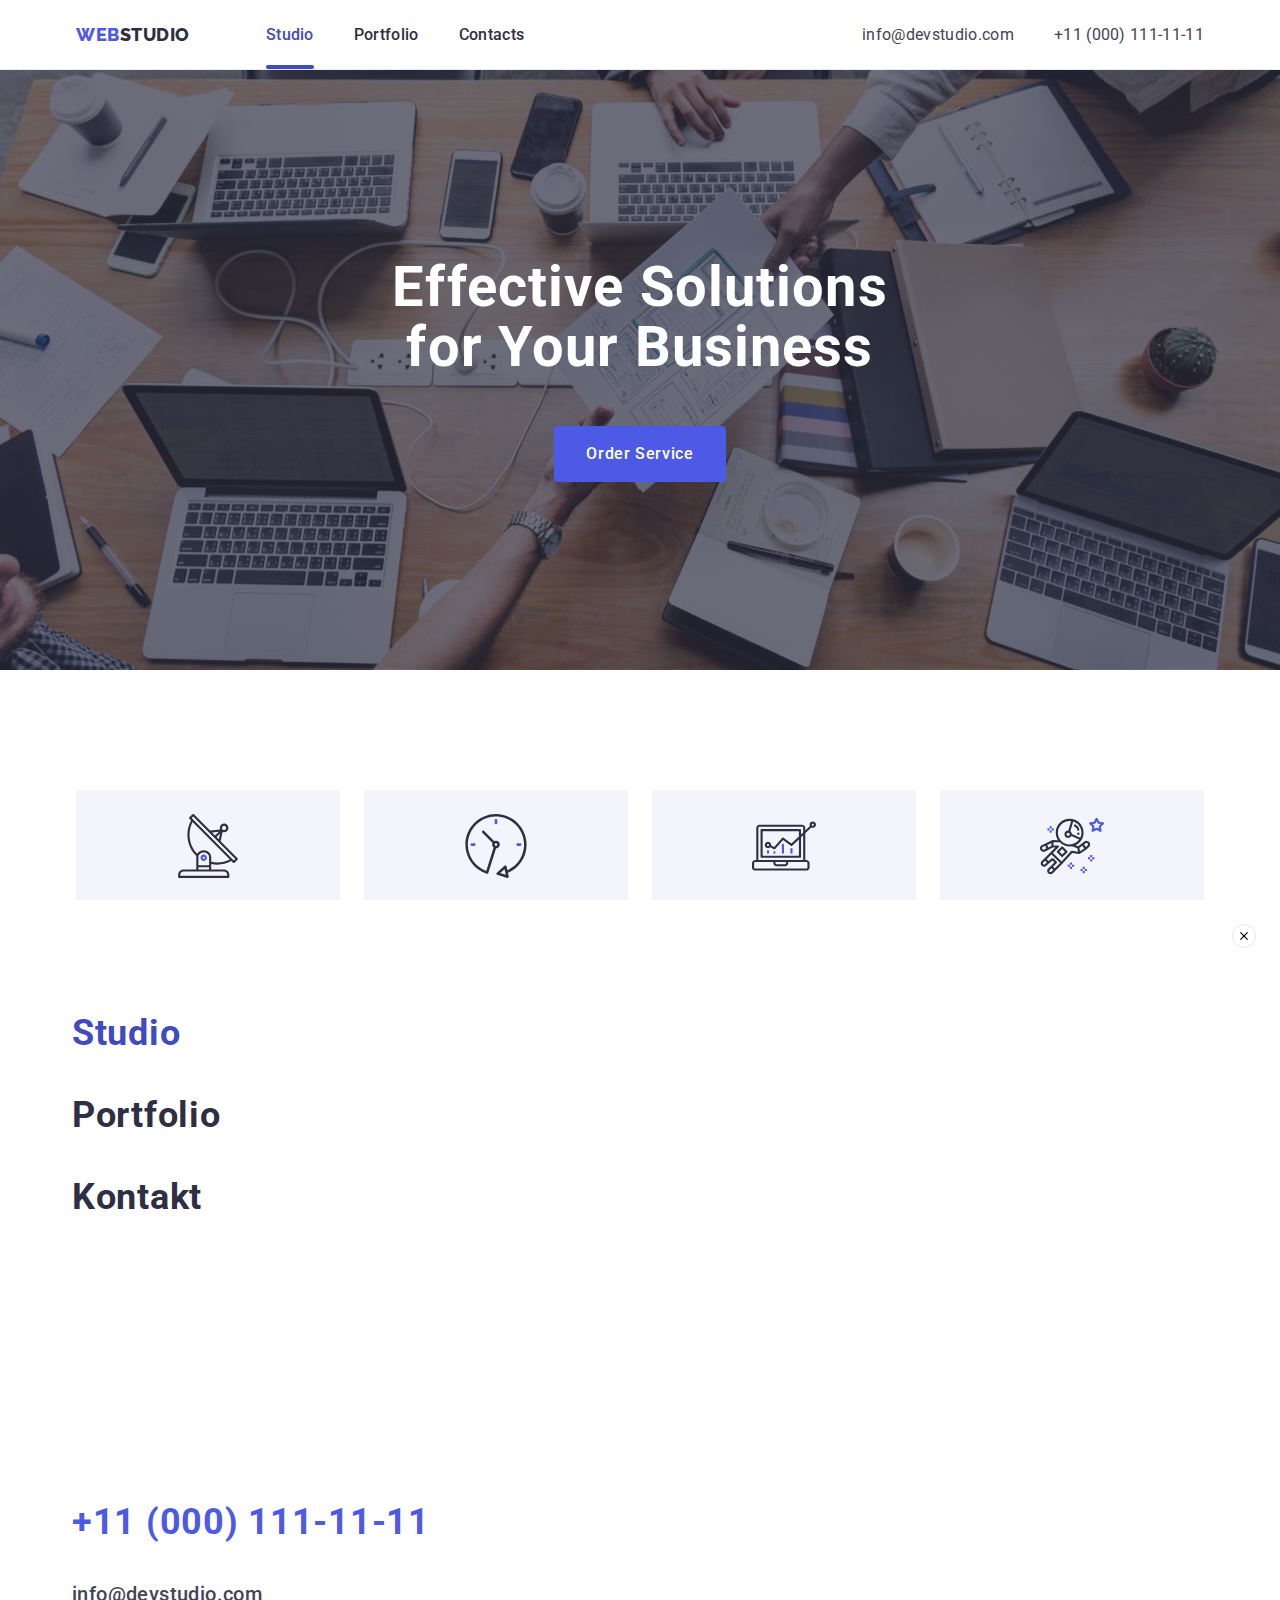
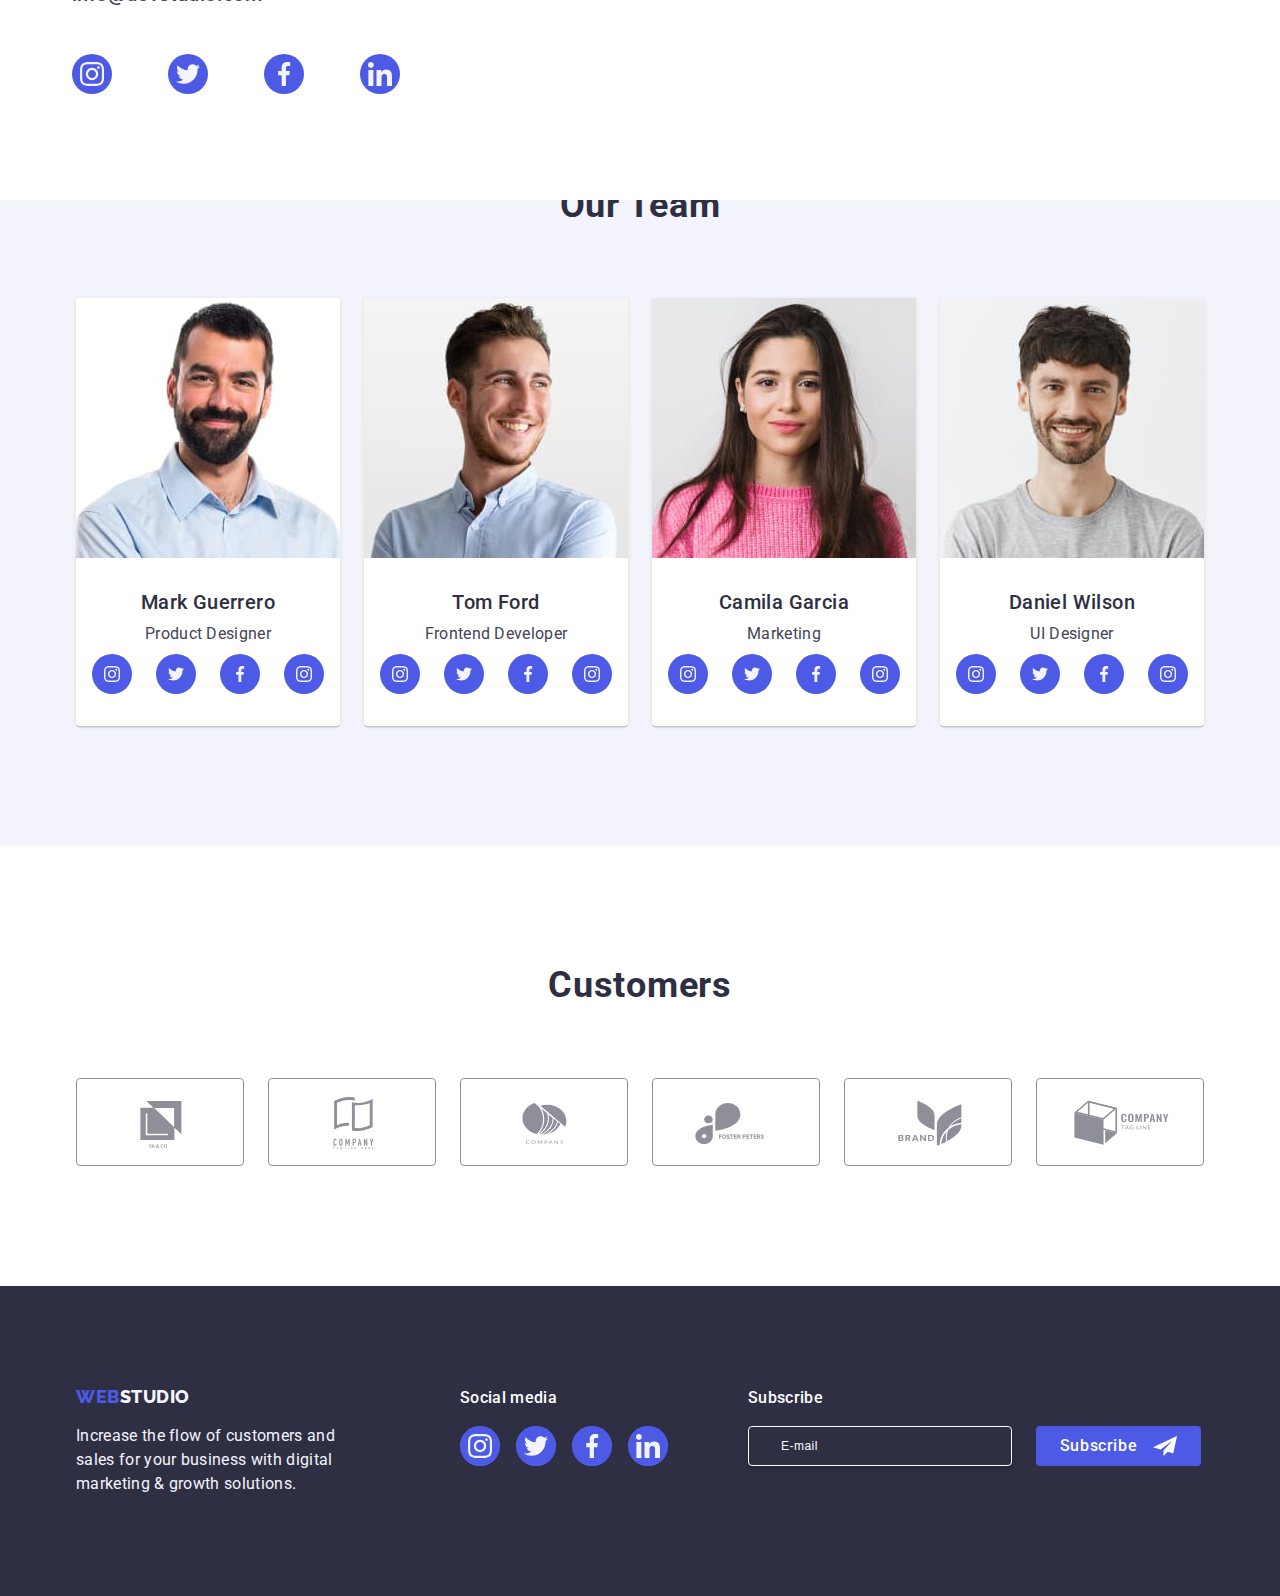
<file: index.html>
<!DOCTYPE html>
<html lang="en">
  <head>
    <link rel="preconnect" href="https://fonts.googleapis.com" />
    <link rel="preconnect" href="https://fonts.gstatic.com" crossorigin />
    <link
      href="https://fonts.googleapis.com/css2?family=Raleway:wght@800&family=Roboto:wght@400;500;700;900&display=swap"
      rel="stylesheet"
    />
    <link
      rel="stylesheet"
      href="https://cdnjs.cloudflare.com/ajax/libs/modern-normalize/2.0.0/modern-normalize.min.css"
      integrity="sha512-4xo8blKMVCiXpTaLzQSLSw3KFOVPWhm/TRtuPVc4WG6kUgjH6J03IBuG7JZPkcWMxJ5huwaBpOpnwYElP/m6wg=="
      crossorigin="anonymous"
      referrerpolicy="no-referrer"
    />
    <link rel="stylesheet" href="./css/styles.css" />
    <meta charset="UTF-8" />
    <meta name="viewport" content="width=device-width, initial-scale=1.0" />
    <title>index</title>
  </head>
  <body>
    <header class="header">
      <div class="container header-wrap">
        <nav class="navigation">
          <a class="logo link" href="./index.html"
            >Web<span class="accent">Studio</span></a
          >
          <ul class="menu list">
            <li>
              <a class="link-studio link current" href="./index.html">Studio</a>
            </li>
            <li>
              <a class="link-studio link" href="./portfolio.html">Portfolio</a>
            </li>
            <li><a class="link-studio link" href="">Contacts</a></li>
          </ul>
        </nav>
        <button
          class="hamburger-menu menu-toggle js-open-menu"
          aria-expanded="false"
          aria-controls="mobile-menu"
        >
          <svg class="hamburger-menu-button" width="32" height="22">
            <use href="./images/icons.svg#icon-charm_menu-hamburger"></use>
          </svg>
        </button>
        <address class="address">
          <ul class="list">
            <li>
              <a class="mail link" href="mailto:info@devstudio.com"
                >info@devstudio.com</a
              >
            </li>
            <li>
              <a class="mail link" href="tel:+110001111111"
                >+11 (000) 111-11-11</a
              >
            </li>
          </ul>
        </address>
      </div>
    </header>
    <main>
      <section class="first-section">
        <div class="container">
          <h1 class="coments">Effective Solutions for Your Business</h1>
          <button data-modal-open class="service" type="button">
            Order Service
          </button>
        </div>
      </section>
      <section class="next-section list">
        <div class="container">
          <h2 class="visually-hidden">Our Values</h2>
          <ul class="first list">
            <li class="first-point-section">
              <div class="maeby">
                <svg width="64" height="64" class="feature">
                  <use href="./images/icons.svg#icon-antenna-1"></use>
                </svg>
              </div>
              <h3 class="heading heading-next-section">Strategy</h3>
              <p class="acapit">
                Our goal is to identify the business problem to walk away with
                the perfect and creative solution.
              </p>
            </li>
            <li class="first-point-section">
              <div class="maeby">
                <svg width="64" height="64" class="feature">
                  <use href="./images/icons.svg#icon-clock-1"></use>
                </svg>
              </div>
              <h3 class="heading heading-next-section">Punctuality</h3>
              <p class="acapit">
                Bring the key message to the brand's audience for the best price
                within the shortest possible time.
              </p>
            </li>
            <li class="first-point-section">
              <div class="maeby">
                <svg width="64" height="64" class="feature">
                  <use href="./images/icons.svg#icon-diagram-1"></use>
                </svg>
              </div>
              <h3 class="heading heading-next-section">Diligence</h3>
              <p class="acapit">
                Research and confirm brands that present the strongest digital
                growth opportunities and minimize risk.
              </p>
            </li>
            <li class="first-point-section">
              <div class="maeby">
                <svg width="64" height="64" class="feature">
                  <use href="./images/icons.svg#icon-astronaut-1"></use>
                </svg>
              </div>
              <h3 class="heading heading-next-section">Technologies</h3>
              <p class="acapit">
                Design practice focused on digital experiences. We bring forth a
                deep passion for problem-solving.
              </p>
            </li>
          </ul>
        </div>
      </section>
      <section class="next-next-section">
        <div class="container">
          <h2 class="what-are">What are we doing</h2>
          <ul class="pictures list">
            <li class="first-point-section">
              <img
                class="img"
                src="./images/mac.jpg"
                width="360"
                height="300"
                alt="old mac monitor"
              />
            </li>
            <li class="first-point-section">
              <img
                class="img"
                src="./images/phone.jpg"
                width="360"
                height="300"
                alt="phone"
              />
            </li>
            <li class="first-point-section">
              <img
                class="img"
                src="./images/phoneandlaptop.jpg"
                width="360"
                height="300"
                alt="phone and laptop"
              />
            </li>
          </ul>
        </div>
      </section>
      <section class="last-section">
        <div class="container">
          <h2 class="our-team">Our Team</h2>
          <ul class="list list-lastlsection">
            <li class="first-point">
              <img
                class="img"
                src="./images/firstman.jpg"
                width="264"
                alt="man in a blue shirt with short stubble"
              />
              <div class="container-employee">
                <h3 class="heading heading-employee">Mark Guerrero</h3>
                <p class="acapit acapit-employee">Product Designer</p>
                <ul class="social-team list">
                  <li class="media-team">
                    <a href="" class="link-team">
                      <svg width="16" height="16" class="svg-team">
                        <use href="./images/icons.svg#icon-instagram-2"></use>
                      </svg>
                    </a>
                  </li>
                  <li class="media-team">
                    <a href="" class="link-team">
                      <svg width="16" height="16" class="svg-team">
                        <use href="./images/icons.svg#icon-twitter-1"></use>
                      </svg>
                    </a>
                  </li>
                  <li class="media-team">
                    <a href="" class="link-team">
                      <svg width="16" height="16" class="svg-team">
                        <use href="./images/icons.svg#icon-facebook-1"></use>
                      </svg>
                    </a>
                  </li>
                  <li class="media-team">
                    <a href="" class="link-team">
                      <svg width="16" height="16" class="svg-team">
                        <use href="./images/icons.svg#icon-instagram-2"></use>
                      </svg>
                    </a>
                  </li>
                </ul>
              </div>
            </li>
            <li class="first-point">
              <img
                class="img"
                src="./images/man.jpg"
                width="264"
                alt="man in a blue shirt and blond hair"
              />
              <div class="container-employee">
                <h3 class="heading heading-employee">Tom Ford</h3>
                <p class="acapit acapit-employee">Frontend Developer</p>
                <ul class="social-team list">
                  <li class="media-team">
                    <a href="" class="link-team">
                      <svg width="16px" height="16px" class="svg-team">
                        <use href="./images/icons.svg#icon-instagram-2"></use>
                      </svg>
                    </a>
                  </li>
                  <li class="media-team">
                    <a href="" class="link-team">
                      <svg width="16px" height="16px" class="svg-team">
                        <use href="./images/icons.svg#icon-twitter-1"></use>
                      </svg>
                    </a>
                  </li>
                  <li class="media-team">
                    <a href="" class="link-team">
                      <svg width="16px" height="16px" class="svg-team">
                        <use href="./images/icons.svg#icon-facebook-1"></use>
                      </svg>
                    </a>
                  </li>
                  <li class="media-team">
                    <a href="" class="link-team">
                      <svg width="16px" height="16px" class="svg-team">
                        <use href="./images/icons.svg#icon-instagram-2"></use>
                      </svg>
                    </a>
                  </li>
                </ul>
              </div>
            </li>
            <li class="first-point">
              <img
                class="img"
                src="./images/woman.jpg"
                width="264"
                alt="beuty woman in a pink hoodie"
              />
              <div class="container-employee">
                <h3 class="heading heading-employee">Camila Garcia</h3>
                <p class="acapit acapit-employee">Marketing</p>
                <ul class="social-team list">
                  <li class="media-team">
                    <a href="" class="link-team">
                      <svg width="16px" height="16px" class="svg-team">
                        <use href="./images/icons.svg#icon-instagram-2"></use>
                      </svg>
                    </a>
                  </li>
                  <li class="media-team">
                    <a href="" class="link-team">
                      <svg width="16px" height="16px" class="svg-team">
                        <use href="./images/icons.svg#icon-twitter-1"></use>
                      </svg>
                    </a>
                  </li>
                  <li class="media-team">
                    <a href="" class="link-team">
                      <svg width="16px" height="16px" class="svg-team">
                        <use href="./images/icons.svg#icon-facebook-1"></use>
                      </svg>
                    </a>
                  </li>
                  <li class="media-team">
                    <a href="" class="link-team">
                      <svg width="16px" height="16px" class="svg-team">
                        <use href="./images/icons.svg#icon-instagram-2"></use>
                      </svg>
                    </a>
                  </li>
                </ul>
              </div>
            </li>
            <li class="first-point">
              <img
                class="img"
                src="./images/lastman.jpg"
                width="264"
                alt="man in a grey t-shirt"
              />
              <div class="container-employee">
                <h3 class="heading heading-employee">Daniel Wilson</h3>
                <p class="acapit acapit-employee">UI Designer</p>
                <ul class="social-team list">
                  <li class="media-team">
                    <a href="" class="link-team">
                      <svg width="16px" height="16px" class="svg-team">
                        <use href="./images/icons.svg#icon-instagram-2"></use>
                      </svg>
                    </a>
                  </li>
                  <li class="media-team">
                    <a href="" class="link-team">
                      <svg width="16px" height="16px" class="svg-team">
                        <use href="./images/icons.svg#icon-twitter-1"></use>
                      </svg>
                    </a>
                  </li>
                  <li class="media-team">
                    <a href="" class="link-team">
                      <svg width="16px" height="16px" class="svg-team">
                        <use href="./images/icons.svg#icon-facebook-1"></use>
                      </svg>
                    </a>
                  </li>
                  <li class="media-team">
                    <a href="" class="link-team">
                      <svg width="16px" height="16px" class="svg-team">
                        <use href="./images/icons.svg#icon-instagram-2"></use>
                      </svg>
                    </a>
                  </li>
                </ul>
              </div>
            </li>
          </ul>
        </div>
      </section>
      <section class="customer-section">
        <div class="container">
          <h2 class="our-team">Customers</h2>
          <ul class="icon list">
            <li class="one-icon">
              <a href="" class="icon-link">
                <svg width="104" height="56" class="svg">
                  <use href="./images/icons.svg#icon-Logo"></use>
                </svg>
              </a>
            </li>
            <li class="one-icon">
              <a href="" class="icon-link">
                <svg width="104" height="56" class="svg">
                  <use href="./images/icons.svg#icon-Logo-1"></use>
                </svg>
              </a>
            </li>
            <li class="one-icon">
              <a href="" class="icon-link">
                <svg width="104" height="56" class="svg">
                  <use href="./images/icons.svg#icon-Logo-2"></use>
                </svg>
              </a>
            </li>
            <li class="one-icon">
              <a href="" class="icon-link">
                <svg width="104" height="56" class="svg">
                  <use href="./images/icons.svg#icon-Vector"></use>
                </svg>
              </a>
            </li>
            <li class="one-icon">
              <a href="" class="icon-link">
                <svg width="104" height="56" class="svg">
                  <use href="./images/icons.svg#icon-Logo-3"></use>
                </svg>
              </a>
            </li>
            <li class="one-icon">
              <a href="" class="icon-link">
                <svg width="104" height="56" class="svg">
                  <use href="./images/icons.svg#icon-Logo-4"></use>
                </svg>
              </a>
            </li>
          </ul>
        </div>
      </section>
    </main>
    <footer class="footer">
      <div class="container footer-wrap">
        <div class="container-one">
          <a class="footer-logo link" href="./index.html"
            >Web<span class="accent-footer">Studio</span></a
          >
          <p class="acapit-footer">
            Increase the flow of customers and sales for your business with
            digital marketing & growth solutions.
          </p>
        </div>
        <div class="footer-media">
          <p class="acapit-social">Social media</p>
          <ul class="social-media list">
            <li class="footer-li">
              <a href="" class="footer-link">
                <svg width="24" height="24" class="footer-svg">
                  <use href="./images/icons.svg#icon-instagram-2"></use>
                </svg>
              </a>
            </li>
            <li class="footer-li">
              <a href="" class="footer-link">
                <svg width="24" height="24" class="footer-svg">
                  <use href="./images/icons.svg#icon-twitter-1"></use>
                </svg>
              </a>
            </li>
            <li class="footer-li">
              <a href="" class="footer-link">
                <svg width="24" height="24" class="footer-svg">
                  <use href="./images/icons.svg#icon-facebook-1"></use>
                </svg>
              </a>
            </li>
            <li class="footer-li">
              <a href="" class="footer-link">
                <svg width="24" height="24" class="footer-svg">
                  <use href="./images/icons.svg#icon-linkedin-1"></use>
                </svg>
              </a>
            </li>
          </ul>
        </div>
        <div class="subscribe-footer">
          <p class="acapit-subcribe">Subscribe</p>
          <form name="subscribe-mail" class="subscribe-form">
            <label for="subscribes" class="subcribe-label">
              <input
                id="subscribes"
                type="email"
                name="email"
                class="subscribe-input"
                placeholder="E-mail"
                required
              />
            </label>
            <button type="submit" class="subcribe-button">
              Subscribe
              <svg width="24" height="24" class="subscribe-svg">
                <use href="./images/icons.svg#icon-Frame-3"></use>
              </svg>
            </button>
          </form>
        </div>
      </div>
    </footer>
    <div class="backdrop is-hidden" data-modal>
      <div class="modal">
        <button type="button" data-modal-close class="button-modal">
          <svg class="feature-modal" width="8" height="8">
            <use href="./images/icons.svg#icon-close-black"></use>
          </svg>
        </button>
        <p class="acapit-modal">
          Leave your contacts and we will call you back
        </p>
        <form>
          <div class="svg-input">
            <label for="user-name" class="modal-label">Name</label>
            <div class="svg-input-icons">
              <input
                id="user-name"
                type="text"
                name="user-name"
                class="input"
                required
              />
              <svg class="icons-modal" width="18" height="24">
                <use href="./images/icons.svg#icon-person-black-18dp-1"></use>
              </svg>
            </div>
          </div>
          <div class="svg-input">
            <label for="inputes-2" class="modal-label">Phone</label>
            <div class="svg-input-icons">
              <input
                id="inputes-2"
                type="tel"
                name="phone"
                class="input"
                required
              />
              <svg class="icons-modal" width="18" height="24">
                <use href="./images/icons.svg#icon-phone-black-18dp-1"></use>
              </svg>
            </div>
          </div>
          <div class="svg-input">
            <label for="inputes-3" class="modal-label">Email</label>
            <div class="svg-input-icons">
              <input
                id="inputes-3"
                type="email"
                name="email"
                class="input"
                required
              />
              <svg class="icons-modal" width="18" height="24">
                <use href="./images/icons.svg#icon-email-black-18dp-1"></use>
              </svg>
            </div>
          </div>
          <div class="textarea-div">
            <label for="user-comment" class="modal-label">Comment</label>
            <textarea
              id="user-comment"
              name="user-comment"
              placeholder="Text input"
              class="textarea"
            ></textarea>
          </div>
          <div class="check-box">
            <input
              type="checkbox"
              id="user-privacy"
              name="user-privacy"
              value="true"
              class="check-input visually-hidden"
              required
            />
            <label for="user-privacy" class="check-label">
              <span class="privacy-policy">
                <svg width="16" height="16" class="privacy-policy-icons">
                  <use href="./images/icons.svg#icon-checked"></use>
                </svg> </span
              >I accept the terms and conditions of the
              <a href="" class="link-privacy">Privacy Policy</a>
            </label>
          </div>
          <button type="submit" class="button-send">Send</button>
        </form>
      </div>
    </div>
    <script src="./js/modal.js"></script>
<div class="menu-container-a js-menu-container" id="mobile-menu">
    <div class="hamburger-div">
        <button class="js-close-menu hamburger-close">
            <svg class="feature-modal" width="8" height="8">
            <use href="./images/icons.svg#icon-close-black"></use>
          </svg>
        </button>
    </div>
    <nav class="hamburger-navigation">
                    <ul class="hamburger-list">
                        <li><a href="./index.html" class="hamburger-link link ham-studio">Studio</a></li>
                        <li><a href="./portfolio.html" class="hamburger-link link">Portfolio</a></li>
                        <li><a href="./index.html" class="hamburger-link link">Kontakt</a></li>
                    </ul>
                </nav>
                <address class="hamburger-address">
                    <ul class="hamburger-address-list">
                        <li><a href="tel:+110001111111" class="hamburger-item-phone">+11 (000) 111-11-11</a></li>
                        <li><a href="mailto:info@devstudio.com" class="hamburger-item-mail">info@devstudio.com</a></li>
                    </ul>
                </address>
                <ul class="hamburger-social-links">
                    <li class="hamburger-social">
                        <a href class="hamburger-social-link">
                            <svg width="24" height="24" class="footer-svg">
                  <use href="./images/icons.svg#icon-instagram-2"></use>
                </svg>
                        </a>
                    </li>
                    <li class="hamburger-social">
                        <a href class="hamburger-social-link">
                            <svg width="24" height="24" class="footer-svg">
                  <use href="./images/icons.svg#icon-twitter-1"></use>
                </svg>
                        </a>
                    </li>
                    <li class="hamburger-social">
                        <a href class="hamburger-social-link">
                            <svg width="24" height="24" class="footer-svg">
                  <use href="./images/icons.svg#icon-facebook-1"></use>
                </svg>
                        </a>
                    </li>
                    <li class="hamburger-social">
                        <a href class="hamburger-social-link">
                            <svg width="24" height="24" class="footer-svg">
                  <use href="./images/icons.svg#icon-linkedin-1"></use>
                </svg>
                        </a>
                    </li>
                </ul>
</div>
    </script>
    <script defer src="js/mobile-menu.js"></script>
  </body>
</html>
</file>
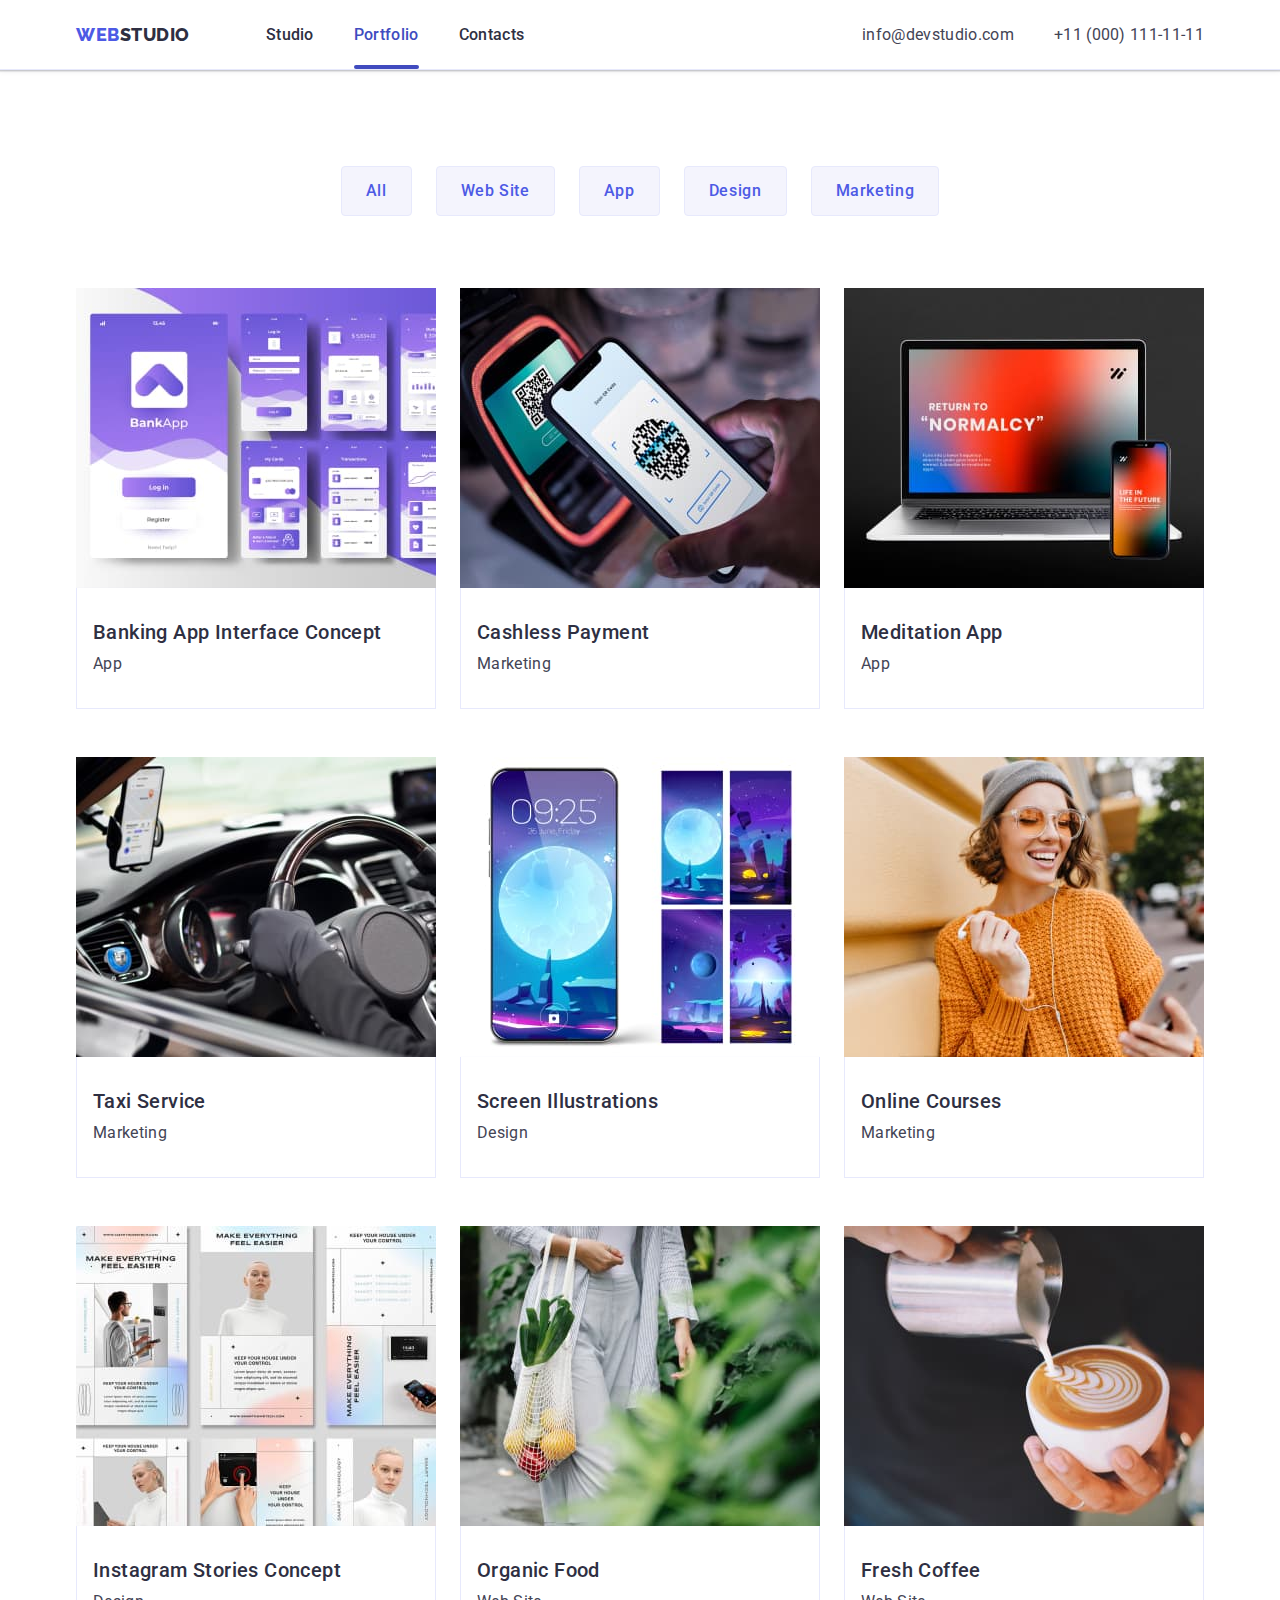
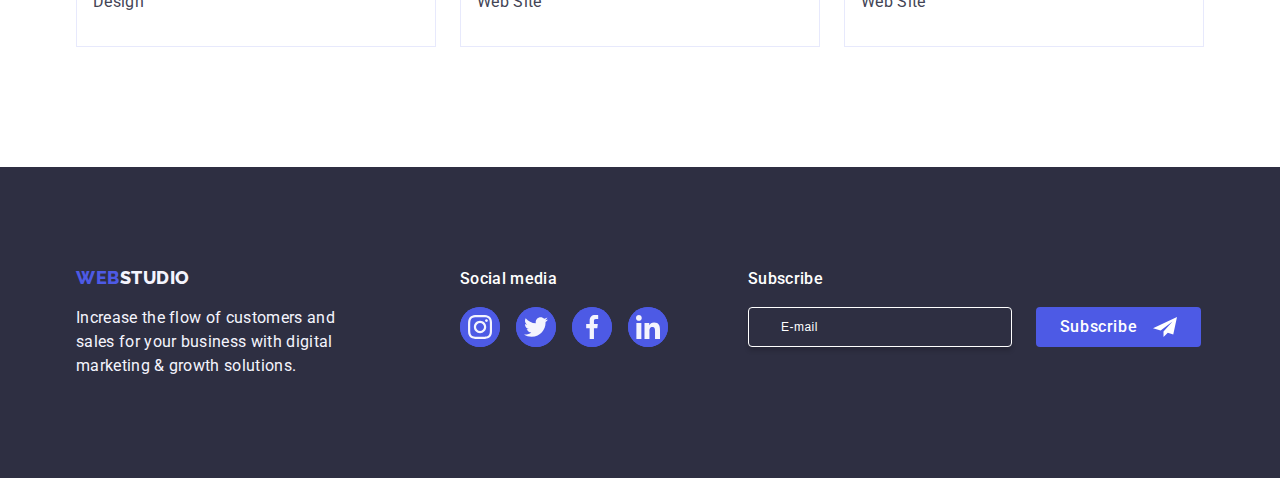
<file: portfolio.html>
<!DOCTYPE html>
<html lang="en">
  <head>
    <link rel="preconnect" href="https://fonts.googleapis.com" />
    <link rel="preconnect" href="https://fonts.gstatic.com" crossorigin />
    <link
      href="https://fonts.googleapis.com/css2?family=Raleway:wght@800&family=Roboto:wght@400;500;700;900&display=swap"
      rel="stylesheet"
    />
    <link
      rel="stylesheet"
      href="https://cdnjs.cloudflare.com/ajax/libs/modern-normalize/2.0.0/modern-normalize.min.css"
      integrity="sha512-4xo8blKMVCiXpTaLzQSLSw3KFOVPWhm/TRtuPVc4WG6kUgjH6J03IBuG7JZPkcWMxJ5huwaBpOpnwYElP/m6wg=="
      crossorigin="anonymous"
      referrerpolicy="no-referrer"
    />
    <link rel="stylesheet" href="./css/styles.css" />
    <meta charset="UTF-8" />
    <meta name="viewport" content="width=device-width, initial-scale=1.0" />
    <title>Portfolio</title>
  </head>
  <body>
    <header class="header">
      <div class="container header-wrap">
        <nav class="navigation">
          <a class="logo link" href="./index.html"
            >Web<span class="accent">Studio</span></a
          >
          <ul class="menu list">
            <li>
              <a class="link-studio link" href="./index.html">Studio</a>
            </li>
            <li>
              <a class="link-studio link current" href="./portfolio.html"
                >Portfolio</a
              >
            </li>
            <li><a class="link-studio link" href="">Contacts</a></li>
          </ul>
        </nav>
        <address class="address">
          <ul class="list">
            <li>
              <a class="mail link" href="mailto:info@devstudio.com"
                >info@devstudio.com</a
              >
            </li>
            <li>
              <a class="mail link" href="tel:+110001111111"
                >+11 (000) 111-11-11</a
              >
            </li>
          </ul>
        </address>
      </div>
    </header>
    <main>
      <section class="next-section-portfolio list">
        <div class="container">
          <h1 class="visually-hidden">disappear</h1>
          <ul class="filter-list list">
            <li>
              <button type="button" class="filter-all">All</button>
            </li>
            <li>
              <button type="button" class="filter-all">Web Site</button>
            </li>
            <li>
              <button type="button" class="filter-all">App</button>
            </li>
            <li>
              <button type="button" class="filter-all">Design</button>
            </li>
            <li>
              <button type="button" class="filter-all">Marketing</button>
            </li>
          </ul>
          <ul class="next-list list">
            <li class="next-link">
              <a href="" class="ads link">
                <div class="figure">
                  <img
                    class="img"
                    src="./images/bankapp.jpg"
                    width="360"
                    height="300"
                    alt="Desktop a bank app"
                  />
                  <p class="acapit-fig">
                    14 Stylish and User-Friendly App Design Concepts · Task
                    Manager App · Calorie Tracker App · Exotic Fruit Ecommerce
                    App · Cloud Storage App
                  </p>
                </div>
                <div class="ads-div">
                  <h2 class="heading_app">Banking App Interface Concept</h2>
                  <p class="acapit_app">App</p>
                </div>
              </a>
            </li>
            <li class="next-link">
              <a href="" class="ads link">
                <div class="figure">
                  <img
                    class="img"
                    src="./images/qrcode.jpg"
                    width="360"
                    height="300"
                    alt="That a scan qr code"
                  />
                  <p class="acapit-fig">
                    14 Stylish and User-Friendly App Design Concepts · Task
                    Manager App · Calorie Tracker App · Exotic Fruit Ecommerce
                    App · Cloud Storage App
                  </p>
                </div>
                <div class="ads-div">
                  <h2 class="heading_app">Cashless Payment</h2>
                  <p class="acapit_app">Marketing</p>
                </div>
              </a>
            </li>
            <li class="next-link">
              <a href="" class="ads link">
                <div class="figure">
                  <img
                    class="img"
                    src="./images/laptop.jpg"
                    width="360"
                    height="300"
                    alt="laptop and phone"
                  />
                  <p class="acapit-fig">
                    14 Stylish and User-Friendly App Design Concepts · Task
                    Manager App · Calorie Tracker App · Exotic Fruit Ecommerce
                    App · Cloud Storage App
                  </p>
                </div>
                <div class="ads-div">
                  <h2 class="heading_app">Meditation App</h2>
                  <p class="acapit_app">App</p>
                </div>
              </a>
            </li>
            <li class="next-link">
              <a href="" class="ads link">
                <div class="figure">
                  <img
                    class="img"
                    src="./images/car.jpg"
                    width="360"
                    height="300"
                    alt="inside car"
                  />
                  <p class="acapit-fig">
                    14 Stylish and User-Friendly App Design Concepts · Task
                    Manager App · Calorie Tracker App · Exotic Fruit Ecommerce
                    App · Cloud Storage App
                  </p>
                </div>
                <div class="ads-div">
                  <h2 class="heading_app">Taxi Service</h2>
                  <p class="acapit_app">Marketing</p>
                </div>
              </a>
            </li>
            <li class="next-link">
              <a href="" class="ads link">
                <div class="figure">
                  <img
                    class="img"
                    src="./images/wallpapers.jpg"
                    width="360"
                    height="300"
                    alt="wallpapers in phone"
                  />
                  <p class="acapit-fig">
                    14 Stylish and User-Friendly App Design Concepts · Task
                    Manager App · Calorie Tracker App · Exotic Fruit Ecommerce
                    App · Cloud Storage App
                  </p>
                </div>
                <div class="ads-div">
                  <h2 class="heading_app">Screen Illustrations</h2>
                  <p class="acapit_app">Design</p>
                </div>
              </a>
            </li>
            <li class="next-link">
              <a href="" class="ads link">
                <div class="figure">
                  <img
                    class="img"
                    src="./images/orangewoman.jpg"
                    width="360"
                    alt="woman in orange glasses and orange sweater"
                  />
                  <p class="acapit-fig">
                    14 Stylish and User-Friendly App Design Concepts · Task
                    Manager App · Calorie Tracker App · Exotic Fruit Ecommerce
                    App · Cloud Storage App
                  </p>
                </div>
                <div class="ads-div">
                  <h2 class="heading_app">Online Courses</h2>
                  <p class="acapit_app">Marketing</p>
                </div>
              </a>
            </li>
            <li class="next-link">
              <a href="" class="ads link">
                <div class="figure">
                  <img
                    class="img"
                    src="./images/firma.jpg"
                    width="360"
                    alt="that a concept how to look a instagram"
                  />
                  <p class="acapit-fig">
                    14 Stylish and User-Friendly App Design Concepts · Task
                    Manager App · Calorie Tracker App · Exotic Fruit Ecommerce
                    App · Cloud Storage App
                  </p>
                </div>
                <div class="ads-div">
                  <h2 class="heading_app">Instagram Stories Concept</h2>
                  <p class="acapit_app">Design</p>
                </div>
              </a>
            </li>
            <li class="next-link">
              <a href="" class="ads link">
                <div class="figure">
                  <img
                    class="img"
                    src="./images/shopping.jpg"
                    width="360"
                    alt="woman has a bag with shopping"
                  />
                  <p class="acapit-fig">
                    14 Stylish and User-Friendly App Design Concepts · Task
                    Manager App · Calorie Tracker App · Exotic Fruit Ecommerce
                    App · Cloud Storage App
                  </p>
                </div>
                <div class="ads-div">
                  <h2 class="heading_app">Organic Food</h2>
                  <p class="acapit_app">Web Site</p>
                </div>
              </a>
            </li>
            <li class="next-link">
              <a href="" class="ads link">
                <div class="figure">
                  <img
                    class="img"
                    src="./images/coffe.jpg"
                    width="360"
                    alt="barist make a coffe"
                  />
                  <p class="acapit-fig">
                    14 Stylish and User-Friendly App Design Concepts · Task
                    Manager App · Calorie Tracker App · Exotic Fruit Ecommerce
                    App · Cloud Storage App
                  </p>
                </div>
                <div class="ads-div">
                  <h2 class="heading_app">Fresh Coffee</h2>
                  <p class="acapit_app">Web Site</p>
                </div>
              </a>
            </li>
          </ul>
        </div>
      </section>
    </main>
    <footer class="footer">
      <div class="container footer-wrap">
        <div class="container-one">
          <a class="footer-logo link" href="./index.html"
            >Web<span class="accent-footer">Studio</span></a
          >
          <p class="acapit-footer">
            Increase the flow of customers and sales for your business with
            digital marketing & growth solutions.
          </p>
        </div>
        <div class="footer-media">
          <p class="acapit-social">Social media</p>
          <ul class="social-media list">
            <li class="footer-li">
              <a href="" class="footer-link">
                <svg width="24" height="24" class="footer-svg">
                  <use href="./images/icons.svg#icon-instagram-2"></use>
                </svg>
              </a>
            </li>
            <li class="footer-li">
              <a href="" class="footer-link">
                <svg width="24" height="24" class="footer-svg">
                  <use href="./images/icons.svg#icon-twitter-1"></use>
                </svg>
              </a>
            </li>
            <li class="footer-li">
              <a href="" class="footer-link">
                <svg width="24" height="24" class="footer-svg">
                  <use href="./images/icons.svg#icon-facebook-1"></use>
                </svg>
              </a>
            </li>
            <li class="footer-li">
              <a href="" class="footer-link">
                <svg width="24" height="24" class="footer-svg">
                  <use href="./images/icons.svg#icon-linkedin-1"></use>
                </svg>
              </a>
            </li>
          </ul>
        </div>
        <div class="subscribe-footer">
          <p class="acapit-subcribe">Subscribe</p>
          <form name="subscribe-mail" class="subscribe-form">
            <label for="subscribes" class="subcribe-label">
              <input
                id="subscribes"
                type="email"
                name="email"
                class="subscribe-input"
                placeholder="E-mail"
                required
              />
            </label>
            <button type="submit" class="subcribe-button">
              Subscribe
              <svg width="24" height="24" class="subscribe-svg">
                <use href="./images/icons.svg#icon-Frame-3"></use>
              </svg>
            </button>
          </form>
        </div>
      </div>
    </footer>
  </body>
</html>
</file>
<file: css/styles.css>
:root {
    --first-color: #4d5ae5;
    --next-color: #2f2e42;
    --body-color: #434455;
    --logo-color: #4d5ae5;
    --span-color: #2e2f42;
    --link-color: #2e2f42;
    --button-all-color: #ffffff;
    --button-all-background-color: #404BBF;
    --mail-color: #434455;
    --link-studio-color: #2e2f42;
    --filter-all-color: #4d5ae5;
    --filter-all-background-color: #f4f4fd;
    --heading_app-color: #2e2f42;
    --acapit_app-color: #434455;
    --service-background-color: #4d5ae5;
    --link-team-background-color: #4d5ae5;
    --svg-team-fill: #f4f4fd;
    --icon-link-color: #8e8f99;
    --acapit-social-color: #ffffff;
    --footer-link-background-color: #4d5ae5;
    --footer-svg-fill: #f4f4fd;
    --acapit-fig-color: #f4f4fd;
    --acapit-modal-color: #2e2f42;
    --modal-label-text-color: #8e8f99;
    --check-label-color: #8e8f99;
    --link-privacy-color: #4d5ae5;
    --pressed-state-color: #404bbf;
}

body {
    font-family: "Roboto", sans-serif;
    color: #434455;
    background-color: #ffffff;
}

* {
    box-sizing: border-box;
    margin: 0;
    padding: 0;
}

img {
    display: block;
    max-width: 100%;
    height: auto;
}

ul {
    list-style: none;
    margin: 0;
    padding-left: 0;
}

h1,
h2,
h3,
h4,
h5,
h6,
p,
a {
    margin: 0;
}

.list {
    list-style: none;
    margin: 0;
    padding-left: 0;
}

.link {
    text-decoration: none;
}

.list {
    list-style: none;
}

.visually-hidden {
    position: absolute;
    width: 1px;
    height: 1px;
    margin: -1px;
    border: 0;
    padding: 0;
    white-space: nowrap;
    clip-path: inset(100%);
    clip: rect(0 0 0 0);
    overflow: hidden;
}

button {
    cursor: pointer;
    border: none;
    border-radius: 4px;
}

/* ============================ Mobile ============================ */
@media screen and (max-width: 767px) {
    .backdrop {
    }

    .container {
        max-width: 480px;
        padding: 0 16px;
        margin: 0 auto;
    }

    .section {
        padding: 96px 0px;
    }

    .modal {
        width: 95%;
        max-width: 392px;
        height: 95%;
        max-height: 584px;
        overflow: scroll;
    }

    @media (min-device-pixel-ratio: 2),
    (-webkit-min-device-pixel-ratio: 2),
    (min-resolution: 192dpi),
    (min-resolution: 2dppx) {
        .first-section {
            background-image: linear-gradient(rgba(46, 47, 66, 0.7),
                    rgba(46, 47, 66, 0.7)),
                url(../images/people-office-x2.jpg);
        }
    }

    .header {
        border-bottom: 1px solid #e7e9fc;
        box-shadow: 0px 1px 6px 0px rgba(46, 47, 66, 0.08), 0px 1px 1px 0px rgba(46, 47, 66, 0.16), 0px 2px 1px 0px rgba(46, 47, 66, 0.08);
        padding: 24px 0;
    }

    .header-wrap {
        display: flex;
        justify-content: space-between;
        align-items: center;
        max-width: inherit;
    }

    .navigation {
        display: flex;
        align-items: center;
    }

    .address {
        display: none;
    }

    .is-hidden {
        pointer-events: none;
        visibility: hidden;
        opacity: 0;
    }

    .menu-toggle {
        min-height: 40px;
        min-width: 40px;
        display: flex;
        align-items: center;
        justify-content: center;
        margin: 0;
        padding: 0;
        background-color: transparent;
        cursor: pointer;
        border: none;
        border-radius: 50%;
        outline: none;
    }

    .logo {
        display: flex;
        align-items: center;
        color: #4d5ae5;
        font-family: Raleway;
        font-size: 18px;
        font-style: normal;
        font-weight: 800;
        line-height: 21px;
        letter-spacing: 0.54px;
        text-transform: uppercase;
        text-decoration: none;
    }

    .accent {
        color: #2E2F42;
    }

    .menu {
        display: none;
    }

    .first-section {
        background-color: #2e2f42;
        padding: 112px 0;
        text-align: center;
        background-image: linear-gradient(rgba(46, 47, 66, 0.7),
                rgba(46, 47, 66, 0.7)),
            url(../images/people-office.jpg);
        max-width: 1440px;
        background-repeat: no-repeat;
        background-position: center;
        background-size: cover;
        margin: 0 auto;
    }

    .coments {
        color: #ffffff;
        font-size: 36px;
        line-height: 40px;
        text-align: center;
        letter-spacing: 0.72px;
        font-style: normal;
        font-weight: 700;
        text-transform: capitalize;
        padding-bottom: 72px;
    }

    .service {
        background-color: var(--service-background-color);
        font-family: "Roboto", sans-serif;
        font-weight: 500;
        font-size: 16px;
        line-height: 24px;
        letter-spacing: 0.64px;
        color: #ffffff;
        word-wrap: break-word;
        padding: 16px 32px;
        gap: 10px;
        margin-top: 48px;
        margin: 0 auto;
        cursor: pointer;
        display: inline-flex;
        align-items: flex-start;
        min-width: 169px;
        height: 56px;
        border: none;
        border-radius: 4px;
        transition: background-color 250ms cubic-bezier(0.4, 0, 0.2, 1);
    }

    .service:hover,
    .service:focus {
        background-color: #404bbf;
    }

    .visually-hidden {
        display: none;
    }

    .maeby {
        display: none;
    }

    .first {
        display: flex;
        flex-wrap: wrap;
        gap: 72px;
    }

    .list {
        list-style: none;
    }

    .heading {
        font-style: normal;
        font-weight: 700;
        font-size: 36px;
        line-height: 40px;
        letter-spacing: 0.72px;
        text-align: center;
        color: #2e2f42;
        text-transform: capitalize;
        margin-bottom: 8px;
    }

    .acapit {
        align-self: stretch;
        font-size: 16px;
        line-height: 24px;
        letter-spacing: 0.32px;
        color: #434455;
        font-weight: 500;
    }

    .next-next-section {
        display: none;
    }

    .next-section {
        padding: 96px 0;
    }

    .last-section {
        padding: 96px 0;
    }

    .our-team {
        font-size: 36px;
        font-weight: 700;
        line-height: 40px;
        text-align: center;
        letter-spacing: 0.72px;
        text-transform: capitalize;
        color: #2e2f42;
        padding-bottom: 72px;
    }

    .list-lastlsection {
        display: flex;
        flex-direction: column;
        gap: 72px;
    }

    .first-point {
        border-radius: 0px 0px 4px 4px;
        box-shadow: 0px 2px 1px 0px rgba(46, 47, 66, 0.08),
            0px 1px 1px 0px rgba(46, 47, 66, 0.16),
            0px 1px 6px 0px rgba(46, 47, 66, 0.08);
        display: flex;
        flex-direction: column;
        align-items: center;
    }

    .container-employee {
        margin: 32px 0;
        display: flex;
        flex-wrap: wrap;
        flex-direction: column;
        gap: 8px;
    }

    .heading-employee {
        color: #2e2f42;
        text-align: center;
        font-family: 'Roboto';
        font-size: 20px;
        font-style: normal;
        font-weight: 500;
        line-height: 24px;
        letter-spacing: 0.4px;
    }

    .social-team {
        display: flex;
        justify-content: center;
        align-items: center;
        gap: 24px;
    }

    .acapit-employee {
        align-self: stretch;
        font-size: 16px;
        text-align: center;
        line-height: 24px;
        letter-spacing: 0.32px;
        color: #434455;
    }

    .link-team {
        width: 100%;
        height: 100%;
        background-color: var(--link-team-background-color);
        border-radius: 50%;
        display: flex;
        align-items: center;
        justify-content: center;
        transition: background-color 250ms cubic-bezier(0.4, 0, 0.2, 1);
    }

    .link-team:hover,
    .link-team:focus {
        background-color: #404bbf;
    }

    .svg-team {
        fill: var(--svg-team-fill);
    }

    .media-team {
        width: 40px;
        height: 40px;
    }

    .icon {
        display: flex;
        flex-wrap: wrap;
        justify-content: center;
        padding: 0;
        gap: 72px 16px;
    }

    .one-icon {
        margin-bottom: 72px;
        margin-right: 16px;
        width: 190px;
        height: 88px;
        border-radius: 4px;
        border: 1px solid #8E8F99;
        display: flex;
        align-items: center;
        justify-content: center;
    }

    .one-icon:focus {
        border-color: #404bbf;
    }

    .icon-link {
        width: 100%;
        height: 100%;
        border: 1px solid #8e8f99;
        border-radius: 4px;
        display: flex;
        fill: #8E8F99;
        align-items: center;
        justify-content: center;
        transition: border-color 250ms cubic-bezier(0.4, 0, 0.2, 1),
            color 250ms cubic-bezier(0.4, 0, 0.2, 1);
    }

    .icon-link:hover,
    .icon-link:focus {
        fill: #404bbf;
        border-color: #404bbf;
    }

    .footer {
        padding: 100px 0;
        max-width: 1144px;
        background-color: #2e2f42;
    }

    .footer-wrap {
        display: flex;
        flex-direction: column;
        justify-content: center;
    }

    .footer-logo {
        font-family: "Raleway", sans-serif;
        font-weight: 800;
        font-size: 18px;
        line-height: 1.17;
        letter-spacing: 0.03em;
        text-transform: uppercase;
        color: #4d5ae5;
        margin-bottom: 17.5px;
        display: flex;
        transition: background-color 250ms cubic-bezier(0.4, 0, 0.2, 1);
        align-items: center;
        justify-content: center;
        text-decoration: none;
    }

    .accent-footer {
        color: #f4f4fd;
    }

    .acapit-footer {
        font-size: 16px;
        font-style: normal;
        font-weight: 400;
        line-height: 24px;
        color: #f4f4fd;
        letter-spacing: 0.32px;
        max-width: 268px;
    }

    .menu-container {
        overflow-y: auto;
        position: fixed;
        top: 0;
        left: 0;
        width: 100vw;
        height: 100vh;
        background-color: #fff;
        z-index: 999;
        padding-top: 80px;
        padding-left: 40px;
        padding-bottom: 40px;
        padding-right: 35px;
        transform: translateX(100%);
        transition: transform 250ms ease-in-out;
    }

    .ham-close-but {
        position: absolute;
        display: flex;
        align-items: center;
        justify-content: center;
        background-color: #e7e9fc;
        padding: 0;
        border: 1px solid rgba(0, 0, 0, 0.1);
        border-radius: 50%;
        right: 24px;
        top: 24px;
        width: 24px;
        height: 24px;
        transition: background-color 250ms cubic-bezier(0.4, 0, 0.2, 1),
            border 250ms cubic-bezier(0.4, 0, 0.2, 1);
    }

    .menu-container .menu-toggle {
        position: absolute;
        top: 16px;
        right: 16px;
        color: #fff;
    }

    .container-one {
        display: flex;
        flex-direction: column;
        align-items: center;
        margin-bottom: 72px;
    }

    .footer-media {
        display: flex;
        flex-direction: column;
        align-items: center;
        margin-bottom: 72px;
    }

    .acapit-social {
        color: #ffffff;
        margin-bottom: 16px;
        font-style: normal;
        font-weight: 500;
        font-size: 16px;
        line-height: 24px;
        letter-spacing: 0.32px;
        color: var(--acapit-social-color);
    }

    .social-media {
        display: flex;
        gap: 16px;
        padding: 0;
    }

    .footer-link {
        background-color: #4D5AE5;
        border-radius: 50%;
        height: 40px;
        width: 40px;
        display: flex;
        justify-content: center;
        align-items: center;
    }

    .footer-link:hover,
    .footer-link:focus {
        background-color: #31d0aa;
    }

    .subscribe-footer {
        display: flex;
        flex-direction: column;
        align-items: center;
    }

    label {
        display: flex;
        flex-direction: column;
        margin-bottom: 4px;
        font-family: Roboto;
        font-size: 12px;
        font-style: normal;
        font-weight: 400;
        line-height: 14px;
        letter-spacing: 0.48px;
    }

    .subscribe-input {
        display: flex;
        background-color: transparent;
        font-size: 12px;
        line-height: 1.5;
        letter-spacing: 0.04em;
        padding-left: 16px;
        box-shadow: 0px 4px 4px 0px rgba(0, 0, 0, 0.15);
        border-radius: 4px;
        border: 1px solid #ffffff;
        width: 100%;
        height: 40px;
        color: #ffffff;
        gap: 24px;
    }

    .acapit-subcribe {
        font-family: Roboto;
        font-size: 16px;
        font-style: normal;
        font-weight: 500;
        line-height: 24px;
        letter-spacing: 0.32px;
        color: #ffffff;
        margin-bottom: 16px;
        display: flex;
        justify-content: center;
    }

    .subcribe-button {
        width: 165px;
        height: 40px;
        margin: 0 auto;
        padding: 8px 24px;
        display: flex;
        justify-content: center;
        align-items: center;
        font-family: Roboto, sans-serif;
        font-size: 16px;
        font-weight: 500;
        line-height: 24px;
        letter-spacing: 0.64px;
        color: #ffffff;
        cursor: pointer;
        background-color: #4d5ae5;
        border: none;
        border-radius: 4px;
    }

    .subscribe-svg {
        margin-left: 16px;
        fill: #ffffff;
    }

    .subscribe-form {
        display: flex;
        gap: 16px;
        flex-direction: column;
        width: 100%;
    }

    .backdrop {
        position: fixed;
        top: 0;
        left: 0;
        width: 100%;
        height: 100%;
        background-color: rgba(46, 47, 66, 0.4);
        transition: opacity 250ms cubic-bezier(0.4, 0, 0.2, 1), visibility 250ms cubic-bezier(0.4, 0, 0.2, 1);
    }

    .modal {
        position: absolute;
        left: 50%;
        padding: 72px 24px 24px 24px;
        right: 50%;
        top: 50%;
        width: 408px;
        min-height: 584px;
        transform: translate(-50%, -50%);
        border-radius: 4px;
        background: #FCFCFC;
        box-shadow: 0px 2px 1px 0px rgba(0, 0, 0, 0.20), 0px 1px 3px 0px rgba(0, 0, 0, 0.12), 0px 1px 1px 0px rgba(0, 0, 0, 0.14);
        transition: transform 250ms cubic-bezier(0.4, 0, 0.2, 1);
    }

    .button-modal {
        position: absolute;
        top: 24px;
        right: 24px;
        width: 24px;
        height: 24px;
        border-radius: 50%;
        display: flex;
        align-items: center;
        justify-content: center;
        background-color: #e7e9fc;
        border: 1px solid rgba(0, 0, 0, 0.1);
        padding: 0;
        cursor: pointer;
        transition: background-color 250ms cubic-beizer(0.4, 0, 0.2, 1), border 250ms cubic-beizer(0.4, 0, 0.2, 1);
    }

    .feature-modal {
        transition: fill 250ms cubic-bezier(0.4, 0, 0.2, 1);
    }

    .ham-container {
        margin: auto;
        max-width: 428px;
    }

    .ham-nav {
        display: flex;
        flex-direction: column;
        gap: 284px;
    }

    .ham-navigation {
        color: #2e2f42;
        font-size: 36px;
        font-style: normal;
        font-weight: 700;
        line-height: 1.11;
        letter-spacing: 0.72px;
        text-transform: capitalize;
    }

    .ham-navigation:hover,
    .ham-navigation:focus {}

    .acapit-modal {
        font-family: Roboto;
        font-size: 16px;
        font-style: normal;
        font-weight: 500;
        line-height: 24px;
        letter-spacing: 0.32px;
        text-align: center;
        color: var(--acapit-modal-color);
        margin-bottom: 16px;
    }

    .svg-input {
        margin-bottom: 8px;
    }

    .modal-label {
        font-size: 12px;
        line-height: 1.17;
        letter-spacing: 0.04em;
        color: var(--modal-label-text-color);
        display: block;
        margin-bottom: 4px;
    }

    .svg-input-icons {
        position: relative;
        border-radius: 4px;
    }

    .input {
        width: 100%;
        height: 40px;
        border: 1px solid rgba(46, 47, 66, 0.4);
        border-radius: 4px;
        outline: transparent;
        padding-left: 38px;
        background-color: transparent;
        transition: border-color 250ms cubic-bezier(0.4, 0, 0.2, 1);
    }

    .icons-modal {
        fill: #2e2f42;
        position: absolute;
        left: 16px;
        top: 50%;
        transform: translateY(-50%);
        transition: fill 250ms cubic-bezier(0.4, 0, 0.2, 1);
    }

    .textarea-div {
        margin-bottom: 16px;
    }

    .textarea {
        width: 100%;
        height: 120px;
        font-size: 12px;
        line-height: 1.17;
        letter-spacing: 0.04em;
        color: rgba(46, 47, 66, 0.4);
        border: 1px solid rgba(46, 47, 66, 0.4);
        border-radius: 4px;
        background-color: transparent;
        padding: 8px 16px;
        outline: transparent;
        resize: none;
        transition: border-color 250ms cubic-bezier(0.4, 0, 0.2, 1);
    }

    .check-box {
        margin-bottom: 24px;
    }

    .check-label {
        display: block;
        font-size: 12px;
        line-height: 1.17;
        letter-spacing: 0.04em;
        color: var(--check-label-color);
    }

    .privacy-policy {
        width: 16px;
        height: 16px;
        border: 1px solid rgba(46, 47, 66, 0.4);
        border-radius: 2px;
        margin-right: 8px;
        transition: background-color 250ms cubic-bezier(0.4, 0, 0.2, 1), border 250ms cubic-bezier(0.4, 0, 0.2, 1), fill 250ms cubic-bezier(0.4, 0, 0.2, 1);
        display: inline-flex;
        align-items: center;
        justify-content: center;
        fill: transparent;
    }

    .privacy-policy-icons {
        fill: #ffffff;
    }

    .link-privacy {
        color: var(--link-privacy-color);
    }

    .button-send {
        display: block;
        min-width: 169px;
        height: 56px;
        font-family: "Roboto", sans-serif;
        font-size: 16px;
        font-weight: 500;
        line-height: 1.5;
        letter-spacing: 0.04em;
        color: #ffffff;
        cursor: pointer;
        background-color: #4d5ae5;
        border: none;
        border-radius: 4px;
        margin: 0 auto;
        transition: background-color 250ms cubic-bezier(0.4, 0, 0.2, 1);
    }

    /*========= mobile in hamburger ==========*/
    .mobile-menu {
        display: flex;
        flex-direction: column;
        gap: 40px;
    }

    .links {
        text-decoration: none;
    }

    .ham-link {
        color: #2E2F42;
        font-size: 36px;
        font-style: normal;
        font-weight: 700;
        line-height: 1.11;
        letter-spacing: 0.72px;
        text-transform: capitalize;
    }

    .ham-link:hover,
    .ham-link:focus {
        color: #404BBF;
    }

    .mobile-contact {
        display: flex;
        flex-direction: column-reverse;
        gap: 40px;
    }

    .ham-email {
        color: #434455;
        font-size: 20px;
        font-style: normal;
        font-weight: 500;
        line-height: 1.2;
        letter-spacing: 0.4px;
    }

    .ham-social-media {
        display: flex;
        justify-content: space-between;
        margin-top: 48px;
    }

    .ham-li {
        height: 40px;
        width: 40px;
    }

    .ham-link {
        width: 100%;
        height: 100%;
        background-color: #4d5ae5;
        border-radius: 50%;
        display: flex;
        align-items: center;
        justify-content: center;
        transition-property: background-color;
        transition-duration: 250ms;
        transition-timing-function: cubic-bezier(0.4, 0, 0.2, 1);
    }

    .ham-link:hover,
    .ham-link:focus {
        background-color: #31d0aa;
    }

    .ham-svg {
        fill: #f4f4fd;
    }

    .ham-tel {
        color: #4d5ae5;
        font-size: 36px;
        font-style: normal;
        font-weight: 700;
        line-height: 1.11;
        letter-spacing: 0.72px;
        text-transform: capitalize;
    }

    .tel {
        font-family: Roboto;
        font-size: 36px;
        font-style: normal;
        font-weight: 700;
        line-height: 40px;
        letter-spacing: 0.72px;
        text-transform: capitalize;
        list-style: none;
        color: #4D5AE5;
    }

    .linksy {
        font-family: Roboto;
        font-size: 20px;
        font-style: normal;
        font-weight: 500;
        line-height: 24px;
        letter-spacing: 0.4px;
        text-decoration: none;
        list-style: none;
        color: #434455
    }

    .social-media {
        display: flex;
        justify-content: center;
        align-items: center;
        gap: 24px;
    }

    .footer-li {
        width: 40px;
        height: 40px;
        list-style: none;
    }

    .footer-link {
        width: 100%;
        height: 100%;
        background-color: var(--link-team-background-color);
        border-radius: 50%;
        display: flex;
        align-items: center;
        justify-content: center;
        transition: background-color 250ms cubic-bezier(0.4, 0, 0.2, 1);
    }
}



.menu-container-a {
    overflow: auto;
    position: fixed;
    top: 0;
    left: 0;
    width: 100%;
    height: 100%;
    padding: 32px;
    background-color: #fff;
    z-index: 999;
    transform: translateY(100%);
    transition: transform 250ms ease-in-out;
    overflow: hidden;
}

.hamburger-menu-button {
    stroke: #212121;
}

.menu-container-a {
    overflow: auto;
    position: fixed;
    top: 0;
    left: 0;
    width: 100%;
    height: 100%;
    padding: 32px;
    background-color: #fff;
    z-index: 999;
    transform: translateY(100%);
    transition: transform 250ms ease-in-out;
}

.menu-container-a.is-open {
    transform: translateX(0);
    overflow: hidden;
    width: 100%;
    height: 100%;
}

.menu-toggle {
    min-height: 40px;
    min-width: 40px;
    display: flex;
    align-items: center;
    justify-content: center;
    margin: 0;
    padding: 0;
    background-color: transparent;
    cursor: pointer;
    border: none;
    border-radius: 50%;
    outline: none;
}

.hamburger-menu {
    border: none;
    background-color: transparent;
    fill: black;
    stroke: black;
}

.hamburger-div {
    display: flex;
    margin: auto;
    max-width: 428px;
}

.hamburger-close {
    display: flex;
    align-items: center;
    justify-content: center;
    position: absolute;
    top: 24px;
    right: 24px;
    width: 24px;
    height: 24px;
    border-radius: 50%;
    display: flex;
    align-items: center;
    background-color: transparent;
    border: 1px solid rgba(0, 0, 0, 0.1);
    padding: 0;
    cursor: pointer;
    transition: background-color 250ms cubic-bezier(0.4, 0, 0.2, 1), border 250 ms cubic-bezier(0.4, 0, 0.2, 1);
}

.hamburger-close-icon {
    fill: #2e2f42;
    width: 8px;
    height: 8px;
    margin: 0 auto;
}

.hamburger-navigation {
    padding-left: 40px;
    padding-top: 80px;
    font-size: 36px;
    font-weight: bold;
    width: auto;
    height: auto;
}

.hamburger-list {
    display: flex;
    flex-direction: column;
    gap: 40px;
    color: #212121;
}

.hamburger-link {
    font-size: 36px;
    font-weight: 700;
    line-height: 40px;
    letter-spacing: 0.72px;
    color: #2e2f42;
    transition: color 250ms cubic-bezier(0.4, 0, 0.2, 1);
}

.hamburger-address {
    padding-top: 284px;
}

.hamburger-address-list {
    display: flex;
    flex-direction: column;
    gap: 40px;
    padding-left: 40px;
    width: 400px;
}

.hamburger-item-phone {
    text-decoration: none;
    color: #4D5AE5;
    font-size: 36px;
    font-weight: 700;
    line-height: 40px;
    letter-spacing: 0.72px;
    font-style: normal;
}

.hamburger-item-mail {
    color: #434455;
    font-size: 20px;
    font-weight: 500;
    line-height: 24px;
    letter-spacing: 0.4px;
    text-decoration: none;
    font-style: normal;
}

.hamburger-social-links {
    display: flex;
    justify-content: space-between;
    margin-top: 48px;
    margin-bottom: 40px;
    margin-left: 40px;
    margin-right: 40px;
    width: 328px;
}

.hamburger-social {
    height: 40px;
    width: 40px;
}

.hamburger-social-link {
    width: 100%;
    height: 100%;
    background-color: #4d5ae5;
    border-radius: 50%;
    display: flex;
    align-items: center;
    justify-content: center;
    transition: background-color 250ms cubic-bezier(0.4, 0, 0.2, 1);
}

.hamburger-social-item {
    fill: #f4f4f4;
    width: 16px;
    height: 16px;
}
.ham-studio{
    color: #404BBF;
}

/* ============================ tablet ============================ */
@media screen and (min-width: 768px) and (max-width: 1199px) {
    .container {
        max-width: 768px;
        padding: 0 16px;
        margin: 0 auto;
    }

    .section {
        padding: 96px 0;
    }
.is-hidden {
    pointer-events: none;
    visibility: hidden;
    opacity: 0;
}
    .header-wrap {
        display: flex;
        align-items: center;
        max-width: inherit;
        padding: 0 16px;
    }

    .menu-toggle {
        display: none;
    }

    .navigation {
        display: flex;
        align-items: center;
        margin-right: auto;
    }

    .menu {
        display: flex;
        gap: 40px;
    }

    .logo {
        font-family: "Raleway", sans-serif;
        font-weight: 800;
        font-size: 18px;
        line-height: 1.17;
        letter-spacing: 0.03em;
        text-transform: uppercase;
        color: #4d5ae5;
        margin-right: 76px;
        display: inline-block;
        padding: 24px 0;
        text-decoration: none;
    }

    .accent {
        color: var(--span-color);
    }

    .list {
        list-style: none;
    }

    .link-studio {
        text-decoration: none;
        padding: 24px 0;
        font-weight: 500;
        font-size: 16px;
        line-height: 24px;
        letter-spacing: 0.32px;
        color: #2e2f42;
        position: relative;
        transition: color 250ms cubic-bezier(0.4, 0, 0.2, 1);
    }

    .link {
        text-decoration: none;
    }

    .link:hover,
    .link:focus {
        color: #404bbf;
    }

    .current {
        color: #404bbf;
        position: relative;
    }

    .current::after {
        content: "";
        position: absolute;
        left: 0;
        bottom: -1px;
        height: 4px;
        width: 100%;
        background-color: #404bbf;
        border-radius: 2px;
    }

    .mail {
        font-size: 12px;
        font-style: normal;
        font-weight: 400;
        line-height: 14px;
        letter-spacing: 0.48px;
        color: var(--mail-color);
        transition: color 250ms cubic-bezier(0.4, 0, 0.2, 1);
    }

    .first-section {
        background-color: #2e2f42;
        padding: 188px 0;
        text-align: center;
        background-image: linear-gradient(rgba(46, 47, 66, 0.7),
                rgba(46, 47, 66, 0.7)),
            url(../images/people-office.jpg);
        max-width: 1440px;
        background-repeat: no-repeat;
        background-position: center;
        background-size: cover;
        margin: 0 auto;
    }

    @media (min-device-pixel-ratio: 2),
    (-webkit-min-device-pixel-ratio: 2),
    (min-resolution: 192dpi),
    (min-resolution: 2dppx) {
        .first-section {
            background-image: linear-gradient(rgba(46, 47, 66, 0.7),
                    rgba(46, 47, 66, 0.7)),
                url(../images/people-office-x2.jpg);
        }
    }

    .coments {
        color: #ffffff;
        font-size: 56px;
        line-height: 60px;
        text-align: center;
        letter-spacing: 1.12px;
        font-style: normal;
        font-weight: 700;
        padding-bottom: 72px;
    }

    .service {
        background-color: var(--service-background-color);
        font-family: "Roboto", sans-serif;
        font-weight: 500;
        font-size: 16px;
        line-height: 24px;
        letter-spacing: 0.64px;
        color: #ffffff;
        word-wrap: break-word;
        padding: 16px 32px;
        gap: 10px;
        margin-top: 48px;
        margin: 0 auto;
        cursor: pointer;
        display: inline-flex;
        align-items: flex-start;
        min-width: 169px;
        height: 56px;
        border: none;
        border-radius: 4px;
        transition: background-color 250ms cubic-bezier(0.4, 0, 0.2, 1);
    }

    .service:hover,
    .service:focus {
        background-color: #404bbf;
    }

    .visually-hidden {
        display: none;
    }

    .maeby {
        display: none;
    }

    .first-point-section {
        width: 356px;
        height: 120px;
    }

    .first-point {
        margin-right: 24px;
    }

    .heading {
        font-style: normal;
        font-weight: 700;
        font-size: 36px;
        line-height: 40px;
        letter-spacing: 0.72px;
        text-align: start;
        color: #2e2f42;
        text-transform: capitalize;
        margin-bottom: 8px;
    }

    .heading-employee {
        color: #2e2f42;
        text-align: center;
        font-family: 'Roboto';
        font-size: 20px;
        font-style: normal;
        font-weight: 500;
        line-height: 24px;
        letter-spacing: 0.4px;
    }

    .container-employee {
        margin: 32px 0px;
        display: flex;
        flex-direction: column;
        gap: 8px;
    }

    .acapit {
        align-self: stretch;
        font-size: 16px;
        line-height: 24px;
        letter-spacing: 0.32px;
        color: #434455;
    }

    .acapit-employee {
        align-self: stretch;
        font-size: 16px;
        text-align: center;
        line-height: 24px;
        letter-spacing: 0.32px;
        color: #434455;
    }

    .social-team {
        display: flex;
        justify-content: center;
        align-items: center;
        gap: 24px;
    }

    .link-team {
        width: 100%;
        height: 100%;
        background-color: var(--link-team-background-color);
        border-radius: 50%;
        display: flex;
        align-items: center;
        justify-content: center;
        transition: background-color 250ms cubic-bezier(0.4, 0, 0.2, 1);
    }

    .link-team:hover,
    .link-team:focus {
        background-color: #404bbf;
    }

    .media-team {
        width: 40px;
        height: 40px;
    }

    .first {
        display: flex;
        flex-wrap: wrap;
        gap: 24px;
        row-gap: 72px;
    }

    .next-next-section {
        display: none;
    }

    .next-section {
        padding: 96px 0;
    }

    .last-section {
        padding: 120px 0;
    }

    .list-lastlsection {
        display: flex;
        flex-wrap: wrap;
        justify-content: center;
        gap: 24px;
        row-gap: 64px px;
    }

    .our-team {
        font-size: 36px;
        font-weight: 700;
        line-height: 40px;
        text-align: center;
        letter-spacing: 0.72px;
        text-transform: capitalize;
        color: #2e2f42;
        margin-bottom: 72px;
    }

    .icon {
        display: flex;
        flex-wrap: wrap;
        justify-content: center;
    }

    .one-icon {
        fill: #8E8F99;
        margin-right: 24px;
        margin-bottom: 72px;
        width: 168px;
        height: 88px;
        border-radius: 4px;
        border: 1px solid #8E8F99;
        display: flex;
        align-items: center;
        justify-content: center;
    }

    .one-icon:focus {
        border-color: #404bbf;
    }

    .icon-link {
        width: 100%;
        height: 100%;
        border: 1px solid #8e8f99;
        border-radius: 4px;
        display: flex;
        fill: #8E8F99;
        align-items: center;
        justify-content: center;
        transition: border-color 250ms cubic-bezier(0.4, 0, 0.2, 1),
            color 250ms cubic-bezier(0.4, 0, 0.2, 1);
    }

    .icon-link:hover,
    .icon-link:focus {
        fill: #404bbf;
        border-color: #404bbf;
    }

    .menu-container {
        display: none;
    }

    .footer {
        padding: 100px 0;
        background-color: #2e2f42;
    }

    .footer-wrap {
        display: flex;
        flex-wrap: wrap;
        gap: 24px;
        row-gap: 72px;
        padding-left: 108px;
    }

    .footer-logo {
        font-family: "Raleway", sans-serif;
        font-weight: 800;
        font-size: 18px;
        line-height: 1.17;
        letter-spacing: 0.03em;
        text-transform: uppercase;
        color: #4d5ae5;
        margin-bottom: 17.5px;
        display: flex;
        transition: background-color 250ms cubic-bezier(0.4, 0, 0.2, 1);
        align-items: center;
        justify-content: start;
        text-decoration: none;
    }

    .accent-footer {
        color: #f4f4fd;
    }

    .acapit-footer {
        font-size: 16px;
        font-style: normal;
        font-weight: 400;
        line-height: 24px;
        color: #f4f4fd;
        letter-spacing: 0.32px;
        max-width: 268px;
    }

    .footer-media {
        display: flex;
        flex-direction: column;
        align-items: start;
    }

    .acapit-social {
        margin-bottom: 16px;
        font-style: normal;
        font-weight: 500;
        font-size: 16px;
        line-height: 24px;
        letter-spacing: 0.32px;
        color: var(--acapit-social-color);
    }

    .svg {
        fill: #8E8F99;
    }

    .svg:hover,
    .svg:focus {
        color: #404bbf;
    }

    .social-media {
        display: flex;
        gap: 16px;
    }

    .footer-li {
        background-color: #4D5AE5;
        border-radius: 50%;
        height: 40px;
        width: 40px;
    }

    .footer-link {
        width: 100%;
        height: 100%;
        background-color: var(--footer-link-background-color);
        border-radius: 50%;
        display: flex;
        align-items: center;
        justify-content: center;
        transition: background-color 250ms cubic-bezier(0.4, 0, 0.2, 1);
    }

    .footer-link:hover,
    .footer-link:focus {
        background-color: #31d0aa;
    }

    .social-media {
        display: flex;
        align-items: start;
        padding: 0;
    }

    .subscribe-footer {
        width: 453px;
        height: 80px;
        gap: 24px;
    }

    .acapit-subcribe {
        font-family: Roboto;
        font-size: 16px;
        font-style: normal;
        font-weight: 500;
        line-height: 24px;
        letter-spacing: 0.32px;
        color: #ffffff;
        margin-bottom: 16px;
        display: block;
        text-align: center;
    }

    .subscribe-form {
        display: flex;
        gap: 24px;
        width: 100%;
        align-items: center;
    }

    label {
        display: block;
        width: 100%;
        /*
        flex-direction: column;
        margin-bottom: 4px;
        font-family: Roboto;
        font-size: 12px;
        font-style: normal;
        font-weight: 400;
        line-height: 14px;
        letter-spacing: 0.48px;*/
    }

    .subscribe-input {
        display: flex;
        background-color: transparent;
        font-size: 12px;
        line-height: 1.5;
        letter-spacing: 0.04em;
        padding-left: 16px;
        box-shadow: 0px 4px 4px 0px rgba(0, 0, 0, 0.15);
        border-radius: 4px;
        border: 1px solid #ffffff;
        width: 264px;
        height: 40px;
        color: #ffffff;
        gap: 24px;
    }

    .subcribe-button {
        min-width: 165px;
        height: 40px;
        display: flex;
        justify-content: center;
        align-items: center;
        font-family: Roboto, sans-serif;
        font-size: 16px;
        font-weight: 500;
        line-height: 24px;
        letter-spacing: 0.64px;
        color: #ffffff;
        cursor: pointer;
        background-color: #4d5ae5;
        border: none;
        border-radius: 4px;
    }

    .subscribe-svg {
        margin-left: 16px;
        fill: #ffffff;
    }

    .container-one {
        display: flex;
        flex-direction: column;
    }

    .backdrop {
        position: fixed;
        top: 0;
        left: 0;
        width: 100%;
        height: 100%;
        background-color: rgba(46, 47, 66, 0.4);
        transition: opacity 250ms cubic-bezier(0.4, 0, 0.2, 1), visibility 250ms cubic-bezier(0.4, 0, 0.2, 1);
    }

    .modal {
        position: absolute;
        left: 50%;
        padding: 72px 24px 24px 24px;
        right: 50%;
        top: 50%;
        width: 408px;
        min-height: 584px;
        transform: translate(-50%, -50%);
        border-radius: 4px;
        background: #FCFCFC;
        box-shadow: 0px 2px 1px 0px rgba(0, 0, 0, 0.20), 0px 1px 3px 0px rgba(0, 0, 0, 0.12), 0px 1px 1px 0px rgba(0, 0, 0, 0.14);
        transition: transform 250ms cubic-bezier(0.4, 0, 0.2, 1);
    }

    .button-modal {
        position: absolute;
        top: 24px;
        right: 24px;
        width: 24px;
        height: 24px;
        border-radius: 50%;
        display: flex;
        align-items: center;
        justify-content: center;
        background-color: #e7e9fc;
        border: 1px solid rgba(0, 0, 0, 0.1);
        padding: 0;
        cursor: pointer;
        transition: background-color 250ms cubic-beizer(0.4, 0, 0.2, 1), border 250ms cubic-beizer(0.4, 0, 0.2, 1);
    }

    .feature-modal {
        transition: fill 250ms cubic-bezier(0.4, 0, 0.2, 1);
    }

    .acapit-modal {
        font-family: Roboto;
        font-size: 16px;
        font-style: normal;
        font-weight: 500;
        line-height: 24px;
        letter-spacing: 0.32px;
        text-align: center;
        color: var(--acapit-modal-color);
        margin-bottom: 16px;
    }

    .svg-input {
        margin-bottom: 8px;
    }

    .modal-label {
        font-size: 12px;
        line-height: 1.17;
        letter-spacing: 0.04em;
        color: var(--modal-label-text-color);
        display: block;
        margin-bottom: 4px;
    }

    .svg-input-icons {
        position: relative;
        border-radius: 4px;
    }

    .input {
        width: 100%;
        height: 40px;
        border: 1px solid rgba(46, 47, 66, 0.4);
        border-radius: 4px;
        outline: transparent;
        padding-left: 38px;
        background-color: transparent;
        transition: border-color 250ms cubic-bezier(0.4, 0, 0.2, 1);
    }

    .icons-modal {
        fill: #2e2f42;
        position: absolute;
        left: 16px;
        top: 50%;
        transform: translateY(-50%);
        transition: fill 250ms cubic-bezier(0.4, 0, 0.2, 1);
    }

    .textarea-div {
        margin-bottom: 16px;
    }

    .textarea {
        width: 100%;
        height: 120px;
        font-size: 12px;
        line-height: 1.17;
        letter-spacing: 0.04em;
        color: rgba(46, 47, 66, 0.4);
        border: 1px solid rgba(46, 47, 66, 0.4);
        border-radius: 4px;
        background-color: transparent;
        padding: 8px 16px;
        outline: transparent;
        resize: none;
        transition: border-color 250ms cubic-bezier(0.4, 0, 0.2, 1);
    }

    .check-box {
        margin-bottom: 24px;
    }

    .check-label {
        display: block;
        font-size: 12px;
        line-height: 1.17;
        letter-spacing: 0.04em;
        color: var(--check-label-color);
    }

    .privacy-policy {
        width: 16px;
        height: 16px;
        border: 1px solid rgba(46, 47, 66, 0.4);
        border-radius: 2px;
        margin-right: 8px;
        transition: background-color 250ms cubic-bezier(0.4, 0, 0.2, 1), border 250ms cubic-bezier(0.4, 0, 0.2, 1), fill 250ms cubic-bezier(0.4, 0, 0.2, 1);
        display: inline-flex;
        align-items: center;
        justify-content: center;
        fill: transparent;
    }

    .privacy-policy-icons {
        fill: #ffffff;
    }

    .link-privacy {
        color: var(--link-privacy-color);
    }

    .button-send {
        display: block;
        min-width: 169px;
        height: 56px;
        font-family: "Roboto", sans-serif;
        font-size: 16px;
        font-weight: 500;
        line-height: 1.5;
        letter-spacing: 0.04em;
        color: #ffffff;
        cursor: pointer;
        background-color: #4d5ae5;
        border: none;
        border-radius: 4px;
        margin: 0 auto;
        transition: background-color 250ms cubic-bezier(0.4, 0, 0.2, 1);
    }
}

/* ============================ desktop ============================ */
@media screen and (min-width: 1200px) {

    :root {
            --first-color: #4d5ae5;
            --next-color: #2f2e42;
            --body-color: #434455;
            --logo-color: #4d5ae5;
            --span-color: #2e2f42;
            --link-color: #2e2f42;
            --button-all-color: #ffffff;
            --button-all-background-color: #404BBF;
            --mail-color: #434455;
            --link-studio-color: #2e2f42;
            --filter-all-color: #4d5ae5;
            --filter-all-background-color: #f4f4fd;
            --heading_app-color: #2e2f42;
            --acapit_app-color: #434455;
            --service-background-color: #4d5ae5;
            --link-team-background-color: #4d5ae5;
            --svg-team-fill: #f4f4fd;
            --icon-link-color: #8e8f99;
            --acapit-social-color: #ffffff;
            --footer-link-background-color: #4d5ae5;
            --footer-svg-fill: #f4f4fd;
            --acapit-fig-color: #f4f4fd;
            --acapit-modal-color: #2e2f42;
            --modal-label-text-color: #8e8f99;
            --check-label-color: #8e8f99;
            --link-privacy-color: #4d5ae5;
            --pressed-state-color: #404bbf;
        }
    
        * {
            box-sizing: border-box;
            margin: 0;
            padding: 0;
        }
    
        body {
            font-family: 'Roboto', sans-serif;
            color: var(--body-color);
            background-color: #ffffff;
        }
    
        .button-all:hover,
        .button-all:focus {
            color: #ffffff;
            background-color: #404bbf;
            cursor: pointer;
        }
    
        .filter-all {
            cursor: pointer;
            background-color: var(--filter-all-background-color);
            color: var(--filter-all-color);
            font-size: 16px;
            font-family: 'Roboto', sans-serif;
            font-weight: 500;
            line-height: 1.5;
            letter-spacing: 0.04em;
            padding: 12px 24px;
            display: inline;
            border: 1px solid #e7e9fc;
            transition: color 250ms cubic-bezier(0.4, 0, 0.2, 1),
                background-color 250ms cubic-bezier(0.4, 0, 0.2, 1),
                border-color 250ms cubic-bezier(0.4, 0, 0.2, 1),
                box-shadow 250ms cubic-bezier(0.4, 0, 0.2, 1);
        }
    
        .filter-all:hover,
        .filter-all:focus {
            background-color: #404bbf;
            color: #ffffff;
            border: 1px solid transparent;
            box-shadow: 0px 3px 1px rgba(0, 0, 0, 0.1),
                0px 2px 1px rgba(0, 0, 0, 0.08),
                0px 2px 2px rgba(0, 0, 0, 0.12);
    
        }
    
        .service {
            background-color: var(--service-background-color);
            font-family: "Roboto", sans-serif;
            font-weight: 500;
            font-size: 16px;
            line-height: 1.5;
            letter-spacing: 0.04em;
            color: #ffffff;
            word-wrap: break-word;
            padding: 16px 32px;
            gap: 10px;
            margin-top: 48px;
            margin: 0 auto;
            cursor: pointer;
            display: block;
            min-width: 169px;
            height: 56px;
            border: none;
            border-radius: 4px;
            transition: background-color 250ms cubic-bezier(0.4, 0, 0.2, 1);
        }
    
        .service:hover,
        .service:focus {
            background-color: #404bbf;
        }
    
        .logo {
            font-family: "Raleway", sans-serif;
            font-weight: 800;
            font-size: 18px;
            line-height: 1.17;
            letter-spacing: 0.03em;
            text-transform: uppercase;
            color: var(--logo-color);
            margin-right: 76px;
            display: inline-block;
            padding: 24px 0;
        }
    
        .accent {
            color: var(--span-color);
            text-decoration: none;
        }
    
        .list {
            list-style: none;
            margin: 0;
            padding-left: 0;
            display: flex;
            gap: 40px;
        }
    
        .link {
            text-decoration: none;
        }
    
        .link:hover,
        .link:focus {
            color: #404bbf;
    
        }
    
        .link-studio {
            padding: 24px 0;
            font-weight: 500;
            font-size: 16px;
            line-height: 1.5;
            letter-spacing: 0.02em;
            color: #2e2f42;
            position: relative;
            transition: color 250ms cubic-bezier(0.4, 0, 0.2, 1);
        }
    
        .current {
            color: #404bbf;
            position: relative;
        }
    
        .current::after {
            content: "";
            position: absolute;
            left: 0;
            bottom: -1px;
            height: 4px;
            width: 100%;
            background-color: #404bbf;
            border-radius: 2px;
        }
    
        ._link-studio {
            text-decoration: none;
        }
    
        .link-studio:hover {
            color: #404bbf;
        }
    
        .link-studio:focus {
            color: #404bbf;
            border-radius: 2px;
        }
    
        .link-portfolio {
            font-weight: 500;
            font-size: 16px;
            line-height: 1.5;
            letter-spacing: 0.02em;
            color: var(--next-color);
            text-decoration: none;
        }
    
        .link-portfolio:hover,
        .link-portfolio:focus {
            color: #404bbf;
        }
    
        .link-contacts {
            font-weight: 500;
            font-size: 16px;
            line-height: 1.5;
            letter-spacing: 0.02em;
            color: var(--next-color);
            text-decoration: none;
        }
    
        .link-contacts:hover,
        .link-contacts:focus {
            color: #404bbf;
        }
    
        .address {
            font-style: normal;
        }
    
        .mail {
            font-size: 16px;
            line-height: 1.5;
            letter-spacing: 0.02em;
            color: var(--mail-color);
            transition: color 250ms cubic-bezier(0.4, 0, 0.2, 1);
        }
    
        .first-section {
            background-color: #2e2f42;
            padding: 188px 0;
            text-align: center;
            background-image: linear-gradient(rgba(46, 47, 66, 0.7),
                    rgba(46, 47, 66, 0.7)),
                url(../images/people-office.jpg);
            max-width: 1440px;
            background-repeat: no-repeat;
            background-position: center;
            background-size: cover;
            margin: 0 auto;
        }
    
        .coments {
            color: #ffffff;
            font-size: 56px;
            line-height: 1.07;
            text-align: center;
            letter-spacing: 0.02em;
            max-width: 496px;
            margin: 0 auto;
            margin-bottom: 48px;
        }
    
        .next-section {
            list-style: none;
            padding-bottom: 120px;
            padding-top: 120px;
        }
    
        .-first-list {
            list-style: none;
        }
    
        .heading {
            font-weight: 500;
            font-size: 20px;
            line-height: 1.2;
            letter-spacing: 0.02em;
            color: #2e2f42;
            margin-bottom: 8px;
        }
    
        .heading_app {
            font-weight: 500;
            font-size: 20px;
            line-height: 1.2;
            letter-spacing: 0.02em;
            color: var(--heading_app-color);
            margin-bottom: 8px;
        }
    
        .acapit {
            font-size: 16px;
            line-height: 1.5;
            letter-spacing: 0.02em;
            color: #434455;
            margin-top: 8px;
        }
    
        .acapit_app {
            font-size: 16px;
            line-height: 1.5;
            letter-spacing: 0.02em;
            color: var(--acapit_app-color);
        }
    
        .what-are {
            font-size: 36px;
            line-height: 1.11;
            text-align: center;
            letter-spacing: 0.02em;
            text-transform: capitalize;
            color: #2e2f42;
            margin-bottom: 72px;
        }
    
        .pictures {
            list-style: none;
            display: flex;
            gap: 24px;
        }
    
        .last-section {
            background-color: #f4f4fd;
            padding: 120px 0;
        }
    
        .our-team {
            font-size: 36px;
            line-height: 1.11;
            text-align: center;
            letter-spacing: 0.02em;
            text-transform: capitalize;
            color: #2e2f42;
            margin-bottom: 72px;
        }
    
        .faces {
            list-style: none;
        }
    
        .first-point {
            background-color: #ffffff;
            width: calc((100% - 72px)/4);
            border-radius: 0px 0px 4px 4px;
            box-shadow: 0px 2px 1px 0px rgba(46, 47, 66, 0.08),
                0px 1px 1px 0px rgba(46, 47, 66, 0.16),
                0px 1px 6px 0px rgba(46, 47, 66, 0.08);
    
        }
    
        .footer {
            background-color: #2e2f42;
            padding: 100px 0;
        }
    
        .accent-footer {
            color: #f4f4fd;
        }
    
        .acapit-footer {
            line-height: 1.5;
            color: #f4f4fd;
            letter-spacing: 0.02em;
            max-width: 264px;
        }
    
        .container {
            width: 1158px;
            margin: 0 auto;
            padding: 0 15px;
        }
    
        .section {
            padding-top: 120px;
            padding-bottom: 120px;
        }
    
        .filter-list {
            display: flex;
            justify-content: center;
            gap: 24px;
            margin-bottom: 72px;
        }
    
        img {
            display: block;
            max-width: 100%;
            height: auto;
        }
    
        .header {
            border-bottom: 1px solid #e7e9fc;
            box-shadow: 0px 2px 1px rgba(46, 47, 66, 0.08),
                0px 1px 1px rgba(46, 47, 66, 0.16),
                0px 1px 6px rgba(46, 47, 66, 0.08);
        }
    
        .navigation {
            display: flex;
            align-items: center;
            margin-right: auto;
        }
    
        .menu {
            display: flex;
            gap: 40px;
        }
    
        .first {
            display: flex;
            gap: 24px;
        }
    
        .first-point-section {
            width: calc((100% - 3 * 16px) / 3)
        }
    
        .next-next-section {
            padding-bottom: 120px;
        }
    
        .list-lastlsection {
            display: flex;
            gap: 24px;
        }
    
        .container-employee {
            padding: 32px 0;
        }
    
        .heading-employee {
            text-align: center;
            margin-bottom: 8px;
        }
    
        .acapit-employee {
            text-align: center;
            margin-bottom: 8px;
        }
    
        .heading-next-section {
            margin-bottom: 8px;
        }
    
        .next-section-portfolio {
            padding-top: 96px;
            padding-bottom: 120px;
    
        }
    
        .next-list {
            display: flex;
            flex-wrap: wrap;
            column-gap: 24px;
            row-gap: 48px;
        }
    
        .ads {
            display: block;
            height: 100%;
            transition: box-shadow 250ms cubic-bezier(0.4, 0, 0.2, 1);
        }
    
        .ads:hover {
            box-shadow: 0px 1px 6px rgba(46, 47, 66, 0.08),
                0px 1px 1px rgba(46, 47, 66, 0.16),
                0px 2px 1px rgba(46, 47, 66, 0.08);
        }
    
        .ads:focus {
            box-shadow: 0px 1px 6px rgba(46, 47, 66, 0.08),
                0px 1px 1px rgba(46, 47, 66, 0.16),
                0px 2px 1px rgba(46, 47, 66, 0.08);
            transform: translateY(0%);
        }
    
        .ads-div {
            padding: 32px 0px;
            border: 1px solid #e7e9fc;
            border-top: none;
            gap: 32px;
            padding: 32px 16px;
        }
    
        .header-wrap {
            display: flex;
            align-items: center;
        }
    
        .visually-hidden {
            position: absolute;
            width: 1px;
            height: 1px;
            margin: -1px;
            border: 0;
            padding: 0;
            white-space: nowrap;
            clip-path: inset(100%);
            clip: rect(0 0 0 0);
            overflow: hidden;
        }
    
        button {
            transition: background-color 250ms cubic-bezier(0.4, 0, 0.2, 1),
                border 250ms cubic-bezier(0.4, 0, 0.2, 1);
            cursor: pointer;
            border: none;
            border-radius: 4px;
        }
    
        .button-all {
            cursor: pointer;
            color: var(--button-all-color);
            background-color: var(--button-all-background-color);
            font-size: 16px;
            font-family: 'Roboto', sans-serif;
            font-weight: 500;
            line-height: 1.5;
            letter-spacing: 0.04em;
        }
    
        .first-point-last-section {
            border-radius: 0px 0px 4px 4px;
        }
    
        .next-link {
            box-shadow: 250ms cubic-bezier(0.4, 0, 0.2, 1);
            width: calc((100% - 48px)/3);
        }
    
        .next-link:focus {
            transform: translateY(0%);
            box-shadow: 0px 2px 1px 0px rgba(46, 47, 66, 0.08),
                0px 1px 1px 0px rgba(46, 47, 66, 0.16),
                0px 1px 6px 0px rgba(46, 47, 66, 0.08);
        }
    
        .acapit-social {
            color: #ffffff;
            margin-bottom: 16px;
            font-weight: 500;
            font-size: 16px;
            line-height: 1.5;
            letter-spacing: 0.02em;
            color: var(--acapit-social-color);
            margin-bottom: 16px;
        }
    
        .customers {
            text-decoration: none;
            text-align: center;
            width: 1158px;
            margin: 120px 156px;
            padding: 0 15px;
        }
    
        .icon {
            gap: 24px;
            display: flex;
        }
    
        .customer-section {
            padding-top: 120px;
            padding-bottom: 120px;
        }
    
        .one-icon {
            height: 88px;
            width: 168px;
        }
    
        .one-icon:focus {
            border-color: #404bbf;
        }
    
        .svg {
            fill: currentColor;
        }
    
        .svg:hover,
        .svg:focus {
            color: #404bbf;
        }
    
        .footer-li {
            background-color: #4D5AE5;
            border-radius: 50%;
            height: 40px;
            width: 40px;
        }
    
        .feature {
            margin: 24px 100px;
            align-items: center;
            width: 64px;
            height: 64px;
        }
    
        .maeby {
            background-color: #f4f4fd;
            display: flex;
            align-items: center;
            justify-content: center;
            height: 112px;
            border-radius: 4px;
            margin-bottom: 8px;
        }
    
        .social-team {
            display: flex;
            justify-content: center;
            gap: 24px;
        }
    
        .media-team {
            width: 40px;
            height: 40px;
        }
    
        .link-team {
            width: 100%;
            height: 100%;
            background-color: var(--link-team-background-color);
            border-radius: 50%;
            display: flex;
            align-items: center;
            justify-content: center;
            transition: background-color 250ms cubic-bezier(0.4, 0, 0.2, 1);
        }
    
        .link-team:hover,
        .link-team:focus {
            background-color: #404bbf;
        }
    
        .svg-team {
            fill: var(--svg-team-fill);
        }
    
        .container-one {
            margin-right: 120px;
        }
    
        .icon-link {
            width: 100%;
            height: 100%;
            border: 1px solid #8e8f99;
            border-radius: 4px;
            display: flex;
            align-items: center;
            justify-content: center;
            color: var(--icon-link-color);
            transition: border-color 250ms cubic-bezier(0.4, 0, 0.2, 1),
                color 250ms cubic-bezier(0.4, 0, 0.2, 1);
        }
    
        .icon-link:hover,
        .icon-link:focus {
            color: #404bbf;
            border-color: #404bbf;
        }
    
        .social-media {
            display: flex;
            gap: 16px;
        }
    
        .footer-link {
            width: 100%;
            height: 100%;
            background-color: var(--footer-link-background-color);
            border-radius: 50%;
            display: flex;
            align-items: center;
            justify-content: center;
            transition: background-color 250ms cubic-bezier(0.4, 0, 0.2, 1);
        }
    
        .footer-link:hover,
        .footer-link:focus {
            background-color: #31d0aa;
        }
    
        .footer-svg {
            fill: var(--footer-svg-fill);
        }
    
        .footer-wrap {
            display: flex;
            align-items: baseline;
        }
    
        .footer-logo {
            font-family: "Raleway", sans-serif;
            font-weight: 800;
            font-size: 18px;
            line-height: 1.17;
            letter-spacing: 0.03em;
            text-transform: uppercase;
            color: var(--logo-color);
            margin-right: 76px;
            margin-bottom: 17.5px;
            display: inline-block;
            transition: background-color 250ms cubic-bezier(0.4, 0, 0.2, 1);
            align-items: center;
        }
    
        .modal {
            position: absolute;
            left: 50%;
            padding: 72px 24px 24px 24px;
            right: 50%;
            top: 50%;
            width: 408px;
            min-height: 584px;
            transform: translate(-50%, -50%);
            border-radius: 4px;
            background: #FCFCFC;
            box-shadow: 0px 2px 1px 0px rgba(0, 0, 0, 0.20),
                0px 1px 3px 0px rgba(0, 0, 0, 0.12),
                0px 1px 1px 0px rgba(0, 0, 0, 0.14);
            transition: transform 250ms cubic-bezier(0.4, 0, 0.2, 1);
        }
    
        .feature-modal {
            transition: fill 250ms cubic-bezier(0.4, 0, 0.2, 1);
        }
    
        .feature-modal:hover,
        .feature-modal:focus {
            fill: #ffffff;
        }
    
        .is-hidden {
            pointer-events: none;
            visibility: hidden;
            opacity: 0;
        }
    
        .button-modal {
            position: absolute;
            top: 24px;
            right: 24px;
            width: 24px;
            height: 24px;
            border-radius: 50%;
            display: flex;
            align-items: center;
            justify-content: center;
            background-color: #e7e9fc;
            border: 1px solid rgba(0, 0, 0, 0.1);
            padding: 0;
            cursor: pointer;
            transition: background-color 250ms cubic-beizer(0.4, 0, 0.2, 1),
                border 250ms cubic-beizer(0.4, 0, 0.2, 1);
        }
    
        .button-modal:hover,
        .button-modal:focus {
            fill: #ffffff;
            background-color: #404bbf;
            border: none;
        }
    
        .backdrop {
            position: fixed;
            top: 0;
            left: 0;
            width: 100%;
            height: 100%;
            background-color: rgba(46, 47, 66, 0.4);
            transition: opacity 250ms cubic-bezier(0.4, 0, 0.2, 1),
                visibility 250ms cubic-bezier(0.4, 0, 0.2, 1);
        }
    
        .figure {
            position: relative;
            overflow: hidden;
        }
    
        .acapit-fig {
            position: absolute;
            inset: 0;
            color: #F4F4FD;
            background-color: #4D5AE5;
            padding: 40px 32px;
            line-height: 1.5;
            letter-spacing: 0.02em;
            transform: translateY(100%);
            transition: transform 250ms cubic-bezier(0.4, 0, 0.2, 1);
        }
    
        .ads:hover .acapit-fig {
            transform: translateY(0);
        }
    
        .ads:focus .acapit-fig {
            transform: translateY(0);
        }
    
        .acapit-subcribe {
            font-family: Roboto;
            font-size: 16px;
            font-style: normal;
            font-weight: 500;
            line-height: 24px;
            letter-spacing: 0.32px;
            color: #ffffff;
            margin-bottom: 16px;
        }
    
        .subscribe-input {
            display: flex;
            background-color: transparent;
            font-size: 12px;
            line-height: 1.5;
            letter-spacing: 0.04em;
            padding-left: 16px;
            box-shadow: 0px 4px 4px 0px rgba(0, 0, 0, 0.15);
            border-radius: 4px;
            border: 1px solid #ffffff;
            width: 264px;
            height: 40px;
            color: #ffffff;
            gap: 24px;
        }
    
        .subscribe-input::placeholder {
            color: #ffffff;
        }
    
        .subcribe-button {
            min-width: 165px;
            height: 40px;
            display: flex;
            justify-content: center;
            align-items: center;
            font-family: Roboto, sans-serif;
            font-size: 16px;
            font-weight: 500;
            line-height: 24px;
            letter-spacing: 0.64px;
            color: #ffffff;
            cursor: pointer;
            background-color: #4d5ae5;
            border: none;
            border-radius: 4px;
        }
    
        .subscribe-svg {
            margin-left: 16px;
            fill: #ffffff;
        }
    
        .subscribe-footer {
            width: 453px;
            height: 80px;
            gap: 24px;
        }
    
        .footer-media {
            margin-right: 80px;
        }
    
        .subscribe-list {
            display: flex;
            gap: 24px;
            list-style: none;
        }
    
        input:focus {
            outline: none;
        }
    
        input::placeholder {
            color: #ffffff;
            padding-top: 8px;
            padding-bottom: 8px;
            padding-left: 16px;
        }
    
        label {
            display: flex;
            flex-direction: column;
            margin-bottom: 4px;
            font-family: Roboto;
            font-size: 12px;
            font-style: normal;
            font-weight: 400;
            line-height: 14px;
            /* 116.667% */
            letter-spacing: 0.48px;
        }
    
        .inputs {
            gap: 24px;
            margin: 16px 24px;
            display: flex;
            align-items: center;
            overflow: hidden;
        }
    
        .inputs:focus-within {
            border-color: #4d5ae5;
        }
    
        .inputs-list {
            list-style: none;
        }
    
        .icons-modal {
            fill: #2e2f42;
            position: absolute;
            left: 16px;
            top: 50%;
            transform: translateY(-50%);
            transition: fill 250ms cubic-bezier(0.4, 0, 0.2, 1);
        }
    
        .svg-input {
            margin-bottom: 8px;
        }
    
        .svg-input:focus {
            border: 1px solid #4d5ae5;
            fill: #4d5ae5;
        }
    
        .textarea-div {
            margin-bottom: 16px;
        }
    
        .textarea {
            width: 100%;
            height: 120px;
            font-size: 12px;
            line-height: 1.17;
            letter-spacing: 0.04em;
            color: rgba(46, 47, 66, 0.4);
            border: 1px solid rgba(46, 47, 66, 0.4);
            border-radius: 4px;
            background-color: transparent;
            padding: 8px 16px;
            outline: transparent;
            resize: none;
            transition: border-color 250ms cubic-bezier(0.4, 0, 0.2, 1);
        }
    
        .textarea:focus {
            border-color: #4d5ae5;
        }
    
        .svg-input:focus-within {
            border-color: #4d5ae5;
        }
    
        .icons-modal:focus {
            color: #4d5ae5;
        }
    
        .acapit-modal {
            font-family: Roboto;
            font-size: 16px;
            font-style: normal;
            font-weight: 500;
            line-height: 24px;
            /* 150% */
            letter-spacing: 0.32px;
            text-align: center;
            color: var(--acapit-modal-color);
            margin-bottom: 16px;
        }
    
        textarea::placeholder {
            padding-left: 16px;
            padding-top: 8px;
        }
    
        .privacy-policy {
            color: #4d5ae5;
            font-family: Roboto;
            font-size: 12px;
            font-style: normal;
            font-weight: 400;
            line-height: 16px;
            letter-spacing: 0.48px;
            text-decoration-line: underline;
            text-decoration: underline;
        }
    
        .check-box {
            margin-bottom: 24px;
        }
    
        .check-input:checked+.check-label span {
            background-color: var(--pressed-state-color);
            fill: #f4f4fd;
            border: none;
        }
    
        .check-label {
            display: block;
            font-size: 12px;
            line-height: 1.17;
            letter-spacing: 0.04em;
            color: var(--check-label-color);
        }
    
        .privacy-policy {
            width: 16px;
            height: 16px;
            border: 1px solid rgba(46, 47, 66, 0.4);
            border-radius: 2px;
            margin-right: 8px;
            transition: background-color 250ms cubic-bezier(0.4, 0, 0.2, 1),
                border 250ms cubic-bezier(0.4, 0, 0.2, 1),
                fill 250ms cubic-bezier(0.4, 0, 0.2, 1);
            display: inline-flex;
            align-items: center;
            justify-content: center;
            fill: transparent;
        }
    
        .link-privacy {
            color: var(--link-privacy-color);
        }
    
        .acapit-check-box {
            font-family: Roboto;
            font-size: 12px;
            font-style: normal;
            font-weight: 400;
            line-height: 14px;
            /* 116.667% */
            letter-spacing: 0.48px;
            color: #8E8F99;
        }
    
        .button-send {
            display: block;
            min-width: 169px;
            height: 56px;
            font-family: "Roboto", sans-serif;
            font-size: 16px;
            font-weight: 500;
            line-height: 1.5;
            letter-spacing: 0.04em;
            color: #ffffff;
            cursor: pointer;
            background-color: #4d5ae5;
            border: none;
            border-radius: 4px;
            margin: 0 auto;
            transition: background-color 250ms cubic-bezier(0.4, 0, 0.2, 1);
        }
    
        .button-send-modal {
            display: inline-flex;
            padding: 24px 120px 24px 119px;
            align-items: center;
        }
    
        .subscribe-form {
            display: flex;
            gap: 24px;
        }
    
        .modal-label {
            font-size: 12px;
            line-height: 1.17;
            letter-spacing: 0.04em;
            color: var(--modal-label-text-color);
            display: block;
            margin-bottom: 4px;
        }
    
        .svg-input-icons {
            position: relative;
            border-radius: 4px;
        }
    
        .svg-input-icons:focus svg {
            fill: #4d5ae5;
        }
    
        .input {
            width: 100%;
            height: 40px;
            border: 1px solid rgba(46, 47, 66, 0.4);
            border-radius: 4px;
            outline: transparent;
            padding-left: 38px;
            background-color: transparent;
            transition: border-color 250ms cubic-bezier(0.4, 0, 0.2, 1);
        }
    
        .input:focus {
            border-color: #4d5ae5;
        }
    
        .input:focus+.icons-modal {
            fill: #4d5ae5;
        }
    
        .privacy-policy-icons {
            fill: #ffffff;
        }
        .menu-toggle{
            display: none;
        }
    }
</file>
